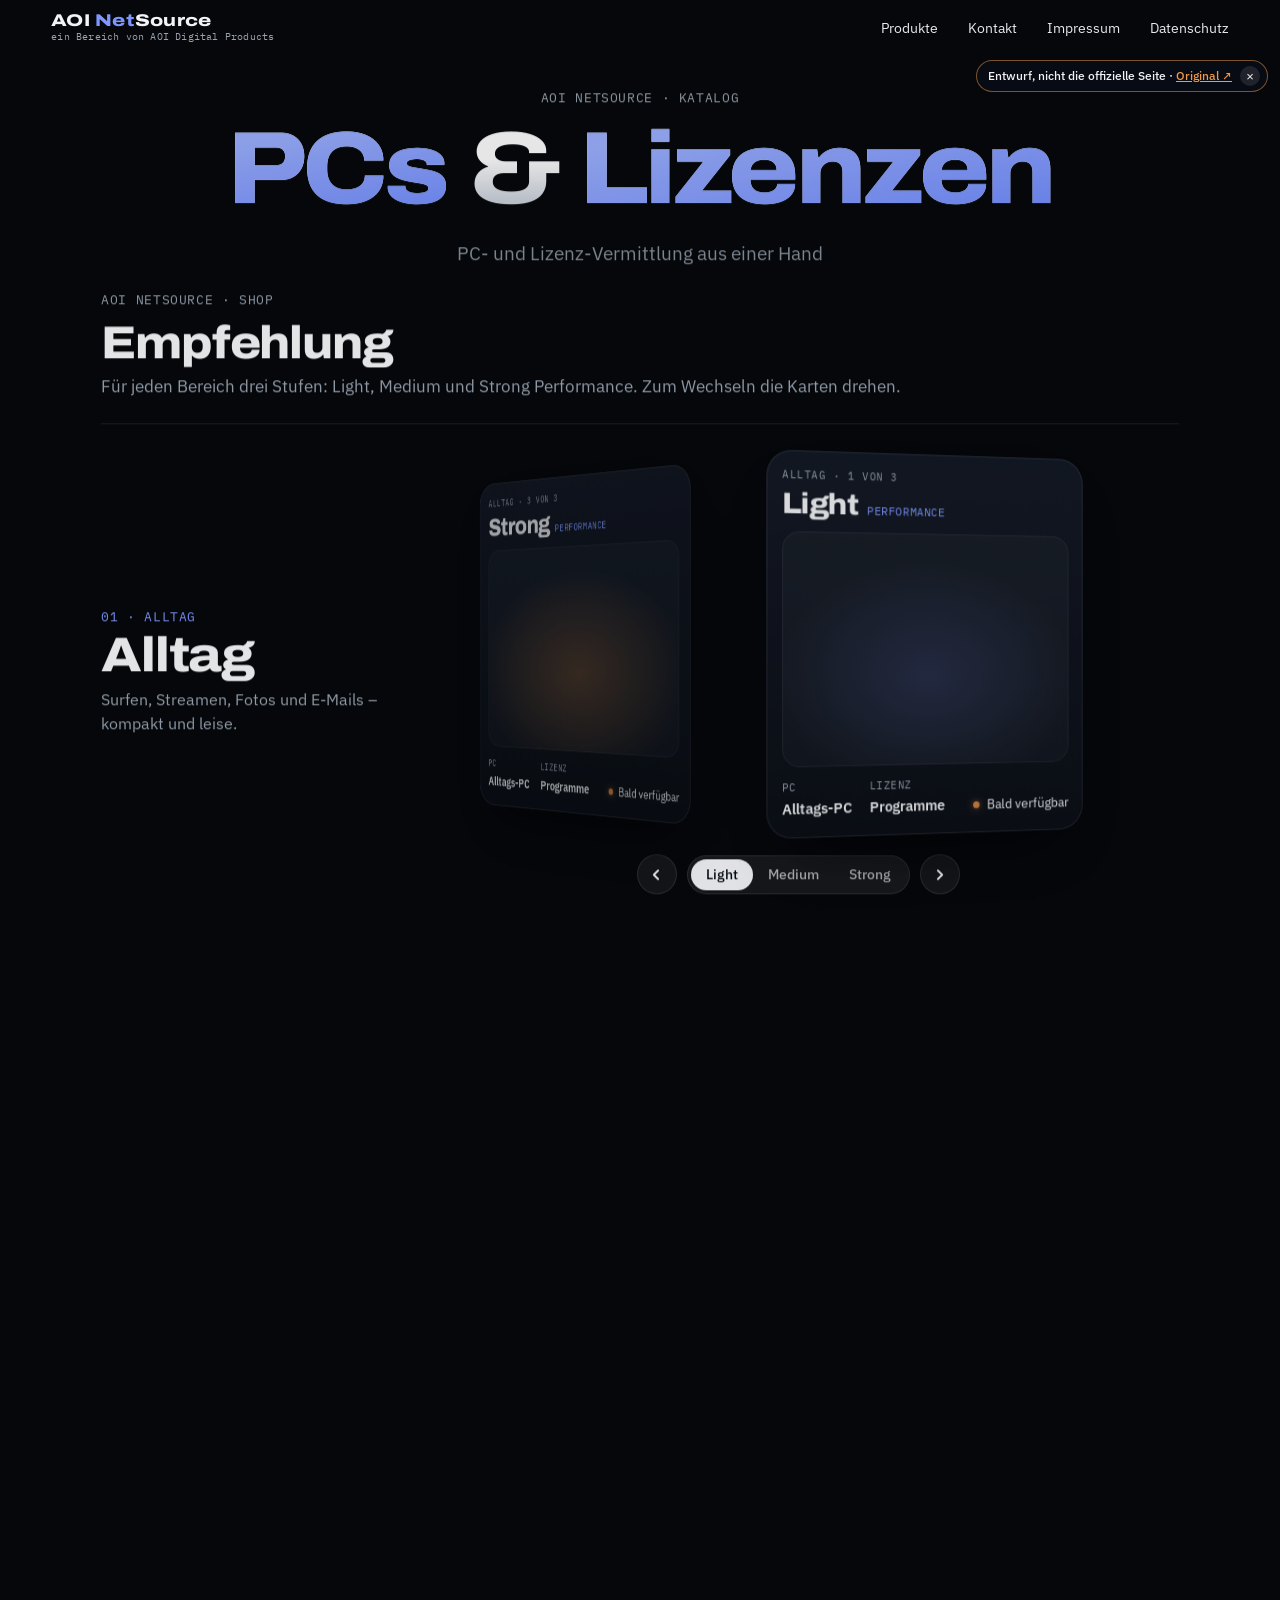
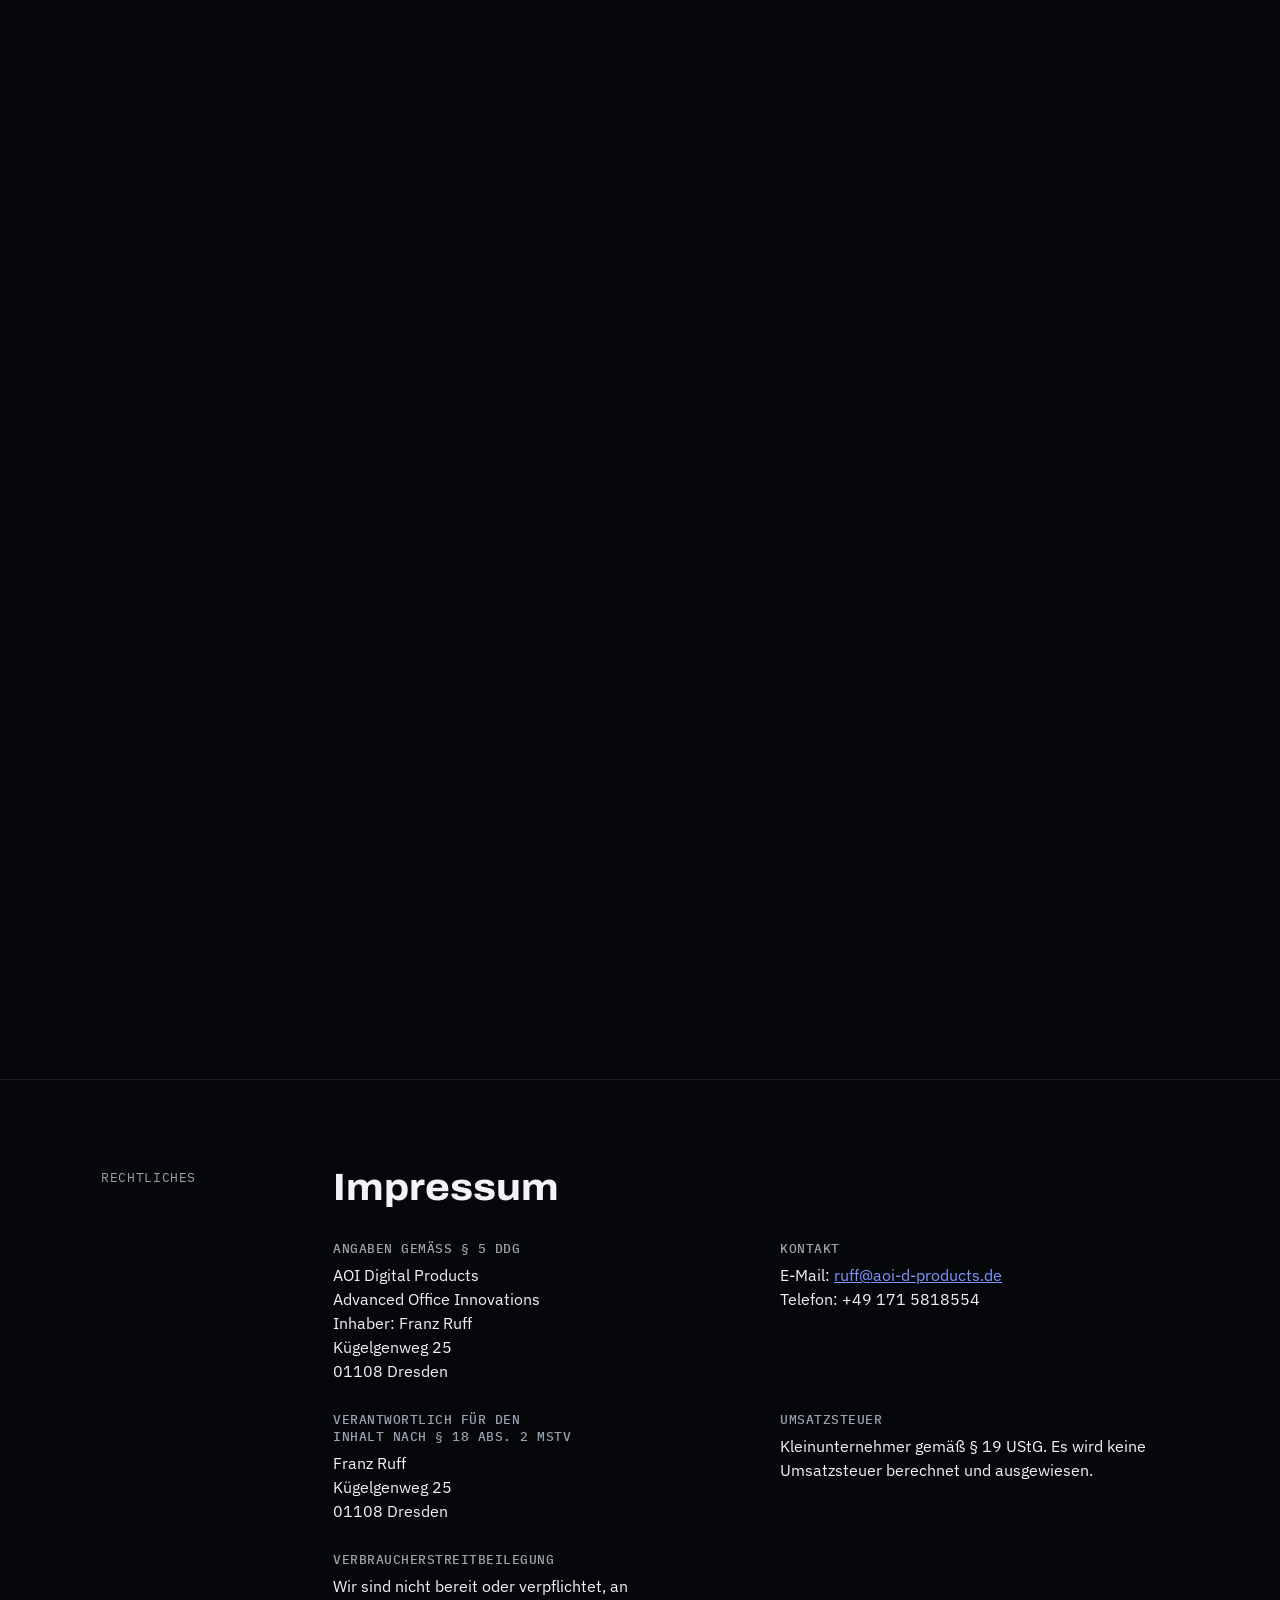
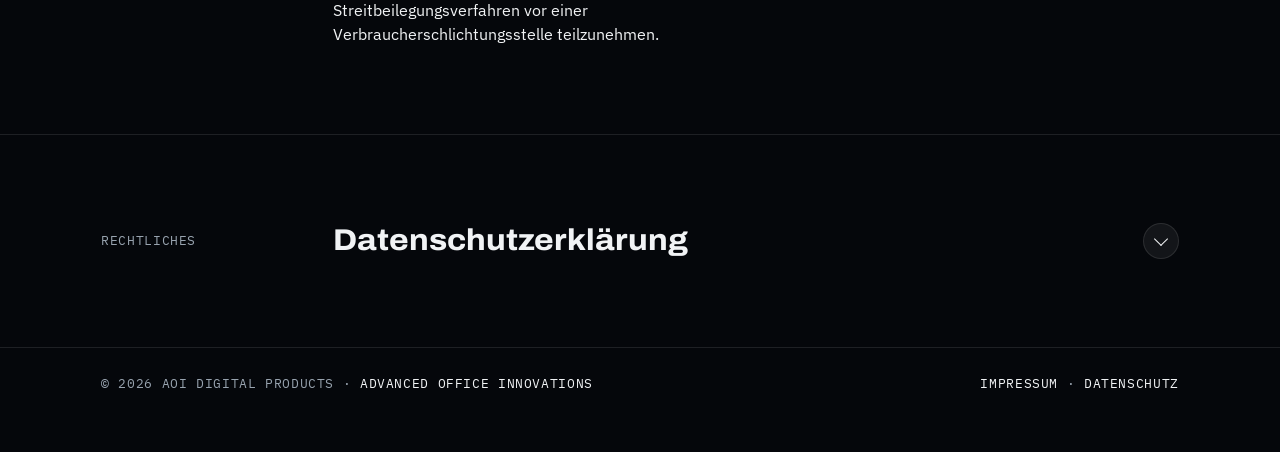
<file: index.html>
<!doctype html>
<html lang="de">
<head>
<meta charset="utf-8">
<meta name="robots" content="noindex">
<title>AOI Entwurf</title>
<meta http-equiv="refresh" content="0;url=aoi-netsource/">
</head>
<body style="background:#05070b;color:#f1f3f5;font-family:system-ui,sans-serif">
<p><a href="aoi-netsource/" style="color:#7d97ff">Zum Entwurf von AOI NetSource</a></p>
</body>
</html>
</file>
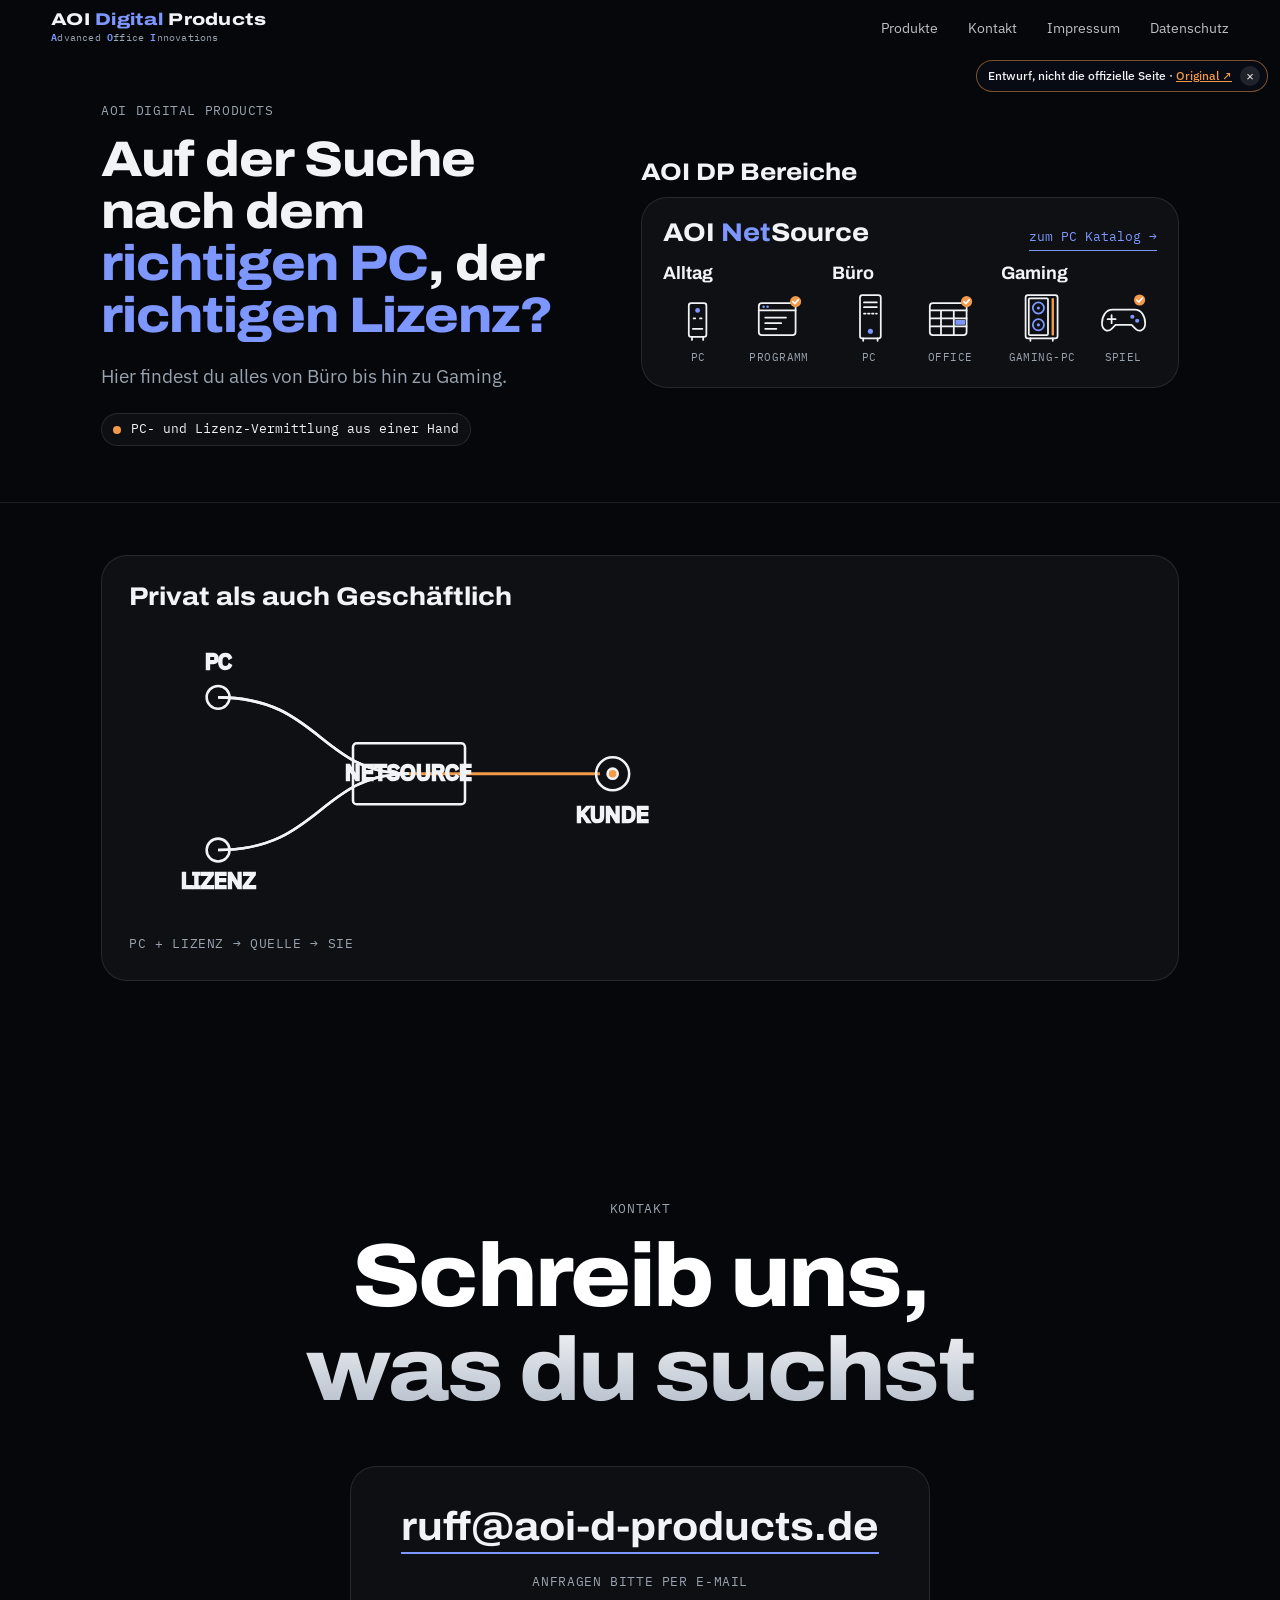
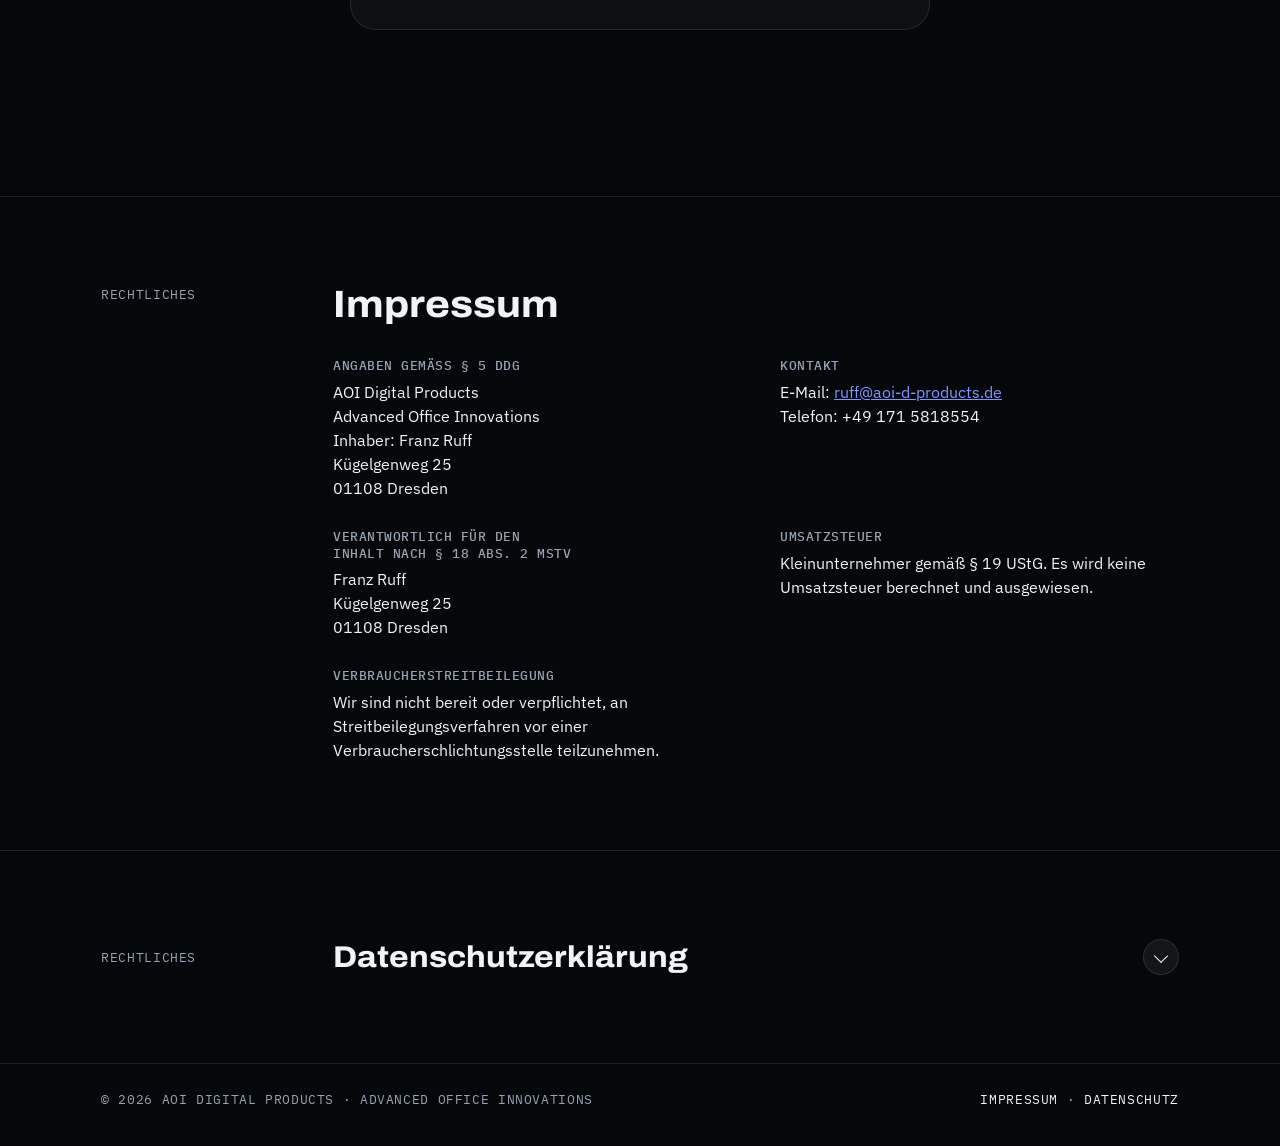
<file: aoi-digital-products/index.html>
<!doctype html>
<html lang="de">
<head>
<meta charset="utf-8">
<meta name="viewport" content="width=device-width, initial-scale=1, viewport-fit=cover">
<title>AOI Digital Products – PC- und Lizenz-Vermittlung aus einer Hand</title>
<meta name="description" content="AOI Digital Products – PC- und Lizenz-Vermittlung aus einer Hand, privat und geschäftlich. Alles von Büro bis hin zu Gaming.">
<meta name="theme-color" content="#05070b">
<link rel="icon" href="data:image/svg+xml,%3Csvg xmlns='http://www.w3.org/2000/svg' viewBox='0 0 64 64'%3E%3Crect width='64' height='64' rx='14' fill='%2305070b'/%3E%3Crect x='21' y='12' width='22' height='40' rx='4' fill='none' stroke='%23f1f3f5' stroke-width='3'/%3E%3Ccircle cx='32' cy='22' r='3.4' fill='%237d97ff'/%3E%3C/svg%3E">
<link rel="preconnect" href="https://fonts.googleapis.com">
<link rel="preconnect" href="https://fonts.gstatic.com" crossorigin>
<link href="https://fonts.googleapis.com/css2?family=Archivo:wdth,wght@62..125,400..800&family=IBM+Plex+Mono:wght@400;500&family=IBM+Plex+Sans:wght@400;500;600&display=swap" rel="stylesheet">
<script>document.documentElement.classList.add('js')</script>
<link rel="stylesheet" href="assets/site.css">
<!-- three.js liegt bewusst im eigenen Ordner: So fließen keine Daten an einen weiteren Anbieter, und die Datenschutzerklärung bleibt richtig. -->
<script type="importmap">{"imports":{"three":"./assets/vendor/three.module.min.js"}}</script>
<meta name="robots" content="noindex">
</head>
<body>
<a class="skip" href="#kontakt">Zum Kontakt springen</a>

<header class="nav top">
  <a class="brand" href="#start" aria-label="AOI Digital Products, zum Seitenanfang">
    <b>AOI <span>Digital</span> Products</b>
    <small><b>A</b>dvanced <b>O</b>ffice <b>I</b>nnovations</small>
  </a>
  <nav aria-label="Hauptnavigation">
    <ul>
      <li><a href="#produkte">Produkte</a></li>
      <li><a href="#kontakt">Kontakt</a></li>
      <li><a href="#impressum">Impressum</a></li>
      <li><a href="#datenschutz">Datenschutz</a></li>
    </ul>
  </nav>
  <button class="burger" type="button" aria-label="Menü" aria-expanded="false"><i></i><i></i></button>
</header>

<main id="start">
  <div class="dp-hero">
    <div class="wrap">
      <div class="load">
        <p class="mono">AOI Digital Products</p>
        <h1 class="q">Auf der Suche nach dem <em>richtigen PC</em>, der <em>richtigen Lizenz?</em></h1>
        <p class="lede">Hier findest du alles von Büro bis hin zu Gaming.</p>
        <p class="pill"><i aria-hidden="true"></i>PC- und Lizenz-Vermittlung aus einer Hand</p>
      </div>

      <div class="areas">
        <p class="areas-label">AOI DP Bereiche</p>
      <div class="products" id="produkte" aria-labelledby="h-produkte">
        <div class="products-head"><h2 id="h-produkte" class="d-head">AOI <span style="color:var(--accent)">Net</span>Source</h2><a class="catalog" href="../aoi-netsource/">zum PC Katalog <span aria-hidden="true">→</span></a></div>
        <div class="sparten">
          <div class="sparte"><h3>Alltag</h3><div class="pair"><figure class="ico"><svg viewBox="0 0 64 64" aria-hidden="true"><rect x="21" y="14" width="22" height="42" rx="3"/><circle class="fill" cx="32" cy="23" r="3"/><path d="M27 33 H29 M35 33 H37 M26 46 H38"/><path d="M25 56 V60 M39 56 V60"/></svg><figcaption>PC</figcaption></figure><figure class="ico"><svg viewBox="0 0 64 64" aria-hidden="true"><rect x="6" y="14" width="46" height="40" rx="4"/><path d="M6 23 H52"/><circle class="fill" cx="12" cy="18.5" r="1.6"/><circle class="fill" cx="17" cy="18.5" r="1.6"/><path d="M14 32 H40 M14 39 H34 M14 46 H28"/><g class="badge"><circle cx="52" cy="12" r="7"/><path d="M48.5 12 L51 14.5 L55.5 9.5"/></g></svg><figcaption>Programm</figcaption></figure></div></div>
          <div class="sparte"><h3>Büro</h3><div class="pair"><figure class="ico"><svg viewBox="0 0 64 64" aria-hidden="true"><rect x="20" y="4" width="26" height="54" rx="3"/><path d="M25 13 H41 M25 19 H41"/><path d="M25 27 H41" style="stroke-dasharray:2 3"/><circle class="fill" cx="33" cy="49" r="3.2"/><path d="M24 58 V61 M42 58 V61"/></svg><figcaption>PC</figcaption></figure><figure class="ico"><svg viewBox="0 0 64 64" aria-hidden="true"><rect x="6" y="14" width="46" height="40" rx="4"/><path d="M6 23 H52 M20 23 V54 M36 23 V54 M6 33 H52 M6 43 H52"/><rect class="fill" x="38" y="35" width="12" height="6"/><g class="badge"><circle cx="52" cy="12" r="7"/><path d="M48.5 12 L51 14.5 L55.5 9.5"/></g></svg><figcaption>Office</figcaption></figure></div></div>
          <div class="sparte"><h3>Gaming</h3><div class="pair"><figure class="ico"><svg viewBox="0 0 64 64" aria-hidden="true"><rect x="12" y="4" width="40" height="54" rx="3"/><rect x="16" y="8" width="24" height="46" rx="1.5"/><circle class="accent" cx="28" cy="20" r="7"/><circle class="accent" cx="28" cy="41" r="7"/><circle class="fill" cx="28" cy="20" r="2"/><circle class="fill" cx="28" cy="41" r="2"/><path class="rgb" d="M46 9 V53"/><path d="M18 58 V61 M46 58 V61"/></svg><figcaption>Gaming-PC</figcaption></figure><figure class="ico"><svg viewBox="0 0 64 64" aria-hidden="true"><path d="M18 22 H46 C54 22 59 30 59 39 C59 47 52 51 47 46 L42 41 H22 L17 46 C12 51 5 47 5 39 C5 30 10 22 18 22 Z"/><path d="M17 29 V39 M12 34 H22"/><circle class="fill" cx="43" cy="31" r="2.6"/><circle class="fill" cx="49" cy="36" r="2.6"/><g class="badge"><circle cx="52" cy="10" r="7"/><path d="M48.5 10 L51 12.5 L55.5 7.5"/></g></svg><figcaption>Spiel</figcaption></figure></div></div>
        </div>
      </div>
      </div>
    </div>
  </div>

  <section class="netz" id="netzwerk" aria-label="So funktioniert die Vermittlung">
    <div class="wrap">
      <figure class="diagram">
        <p class="d-head">Privat als auch Geschäftlich</p>
        <div class="net-view">
          <svg viewBox="0 0 440 240" role="img" aria-labelledby="dgTitle">
          <title id="dgTitle">Schema: PC und Lizenz werden über AOI NetSource an den Kunden vermittelt, privat als auch geschäftlich</title>
          <path class="d-line" d="M70 60 C150 60 150 120 220 120"/>
          <path class="d-line" d="M70 180 C150 180 150 120 220 120"/>
          <path class="d-flow" d="M70 60 C150 60 150 120 220 120"/>
          <path class="d-flow" d="M70 180 C150 180 150 120 220 120" style="animation-delay:-1.2s"/>
          <path class="d-line" d="M220 120 L370 120" style="stroke:var(--signal);stroke-width:2.5"/>

          <circle class="d-node" cx="70" cy="60" r="9"/>
          <circle class="d-node" cx="70" cy="180" r="9"/>
          <text class="d-label strong" x="70" y="38" text-anchor="middle">PC</text>
          <text class="d-label strong" x="70" y="210" text-anchor="middle">LIZENZ</text>

          <rect class="d-src" x="176" y="96" width="88" height="48" rx="3"/>
          <text class="d-src-label" x="220" y="125" text-anchor="middle">NETSOURCE</text>

          <circle class="d-client" cx="380" cy="120" r="13"/>
          <circle cx="380" cy="120" r="4" style="fill:var(--signal)"/>
          <text class="d-label strong" x="380" y="158" text-anchor="middle">KUNDE</text>
        </svg>
          <span class="tag" data-t="pc" aria-hidden="true">PC</span>
          <span class="tag" data-t="lic" aria-hidden="true">Lizenz</span>
          <span class="tag o" data-t="du" aria-hidden="true">Kunde</span>
        </div>
        <figcaption class="mono">PC + Lizenz → Quelle → Sie</figcaption>
      </figure>
    </div>
  </section>

  <section class="sec contact" id="kontakt" aria-labelledby="h-kontakt">
    <div class="wrap">
      <p class="mono" data-rv>Kontakt</p>
      <h2 class="sec-h" id="h-kontakt" data-rv style="margin-top:12px">Schreib uns, was du suchst</h2>
      <div data-rv>
        <div class="mailcard">
          <a class="mail" href="mailto:ruff@aoi-d-products.de">ruff@aoi-d-products.de</a>
          <p class="mono">Anfragen bitte per E-Mail</p>
        </div>
      </div>
    </div>
  </section>

  <div class="legalwrap">
    <section class="legal-sec" id="impressum" aria-labelledby="h-impressum">
      <div class="wrap">
        <div class="legal-h">
          <p class="mono">Rechtliches</p>
          <div><h2 id="h-impressum">Impressum</h2></div>
        </div>
        <div class="legal">
          <div>
            <h3>Angaben gemäß § 5 DDG</h3>
            <p>AOI Digital Products<br>Advanced Office Innovations<br>Inhaber: Franz Ruff<br>Kügelgenweg 25<br>01108 Dresden</p>
          </div>
          <div>
            <h3>Kontakt</h3>
            <p>E-Mail: <a href="mailto:ruff@aoi-d-products.de">ruff@aoi-d-products.de</a><br>Telefon: +49 171 5818554</p>
          </div>
          <div>
            <h3>Verantwortlich für den Inhalt nach § 18 Abs. 2 MStV</h3>
            <p>Franz Ruff<br>Kügelgenweg 25<br>01108 Dresden</p>
          </div>
          <div>
            <h3>Umsatzsteuer</h3>
            <p>Kleinunternehmer gemäß § 19 UStG. Es wird keine Umsatzsteuer berechnet und ausgewiesen.</p>
          </div>
          <div>
            <h3>Verbraucherstreitbeilegung</h3>
            <p>Wir sind nicht bereit oder verpflichtet, an Streitbeilegungsverfahren vor einer Verbraucherschlichtungsstelle teilzunehmen.</p>
          </div>
        </div>
      </div>
    </section>

    <section class="legal-sec" id="datenschutz" aria-labelledby="h-datenschutz">
      <div class="wrap">
        <details class="ds" id="ds-details">
          <summary>
            <span class="mono">Rechtliches</span>
            <h2 id="h-datenschutz">Datenschutzerklärung</h2>
            <span class="ds-toggle" aria-hidden="true"></span>
          </summary>
          <div class="ds-body">
            <h3>1. Verantwortlicher</h3>
            <p>Verantwortlich für die Datenverarbeitung auf dieser Website ist:<br>AOI Digital Products, Inhaber Franz Ruff, Kügelgenweg 25, 01108 Dresden<br>E-Mail: <a href="mailto:ruff@aoi-d-products.de">ruff@aoi-d-products.de</a> · Telefon: +49 171 5818554</p>
            <h3>2. Hosting und Server-Logfiles</h3>
            <p>Diese Website wird bei Netlify gehostet, einem Dienst der Netlify, Inc., 101 2nd Street, San Francisco, CA 94105, USA. Beim Aufruf der Seiten werden technisch notwendige Daten automatisch in Server-Logfiles erfasst: IP-Adresse, Datum und Uhrzeit des Zugriffs, aufgerufene Seite, Browsertyp und Betriebssystem sowie die zuvor besuchte Seite (Referrer). Diese Daten dienen ausschließlich dem sicheren und stabilen Betrieb der Website und werden nicht mit anderen Daten zusammengeführt. Rechtsgrundlage ist Art. 6 Abs. 1 lit. f DSGVO (berechtigtes Interesse am fehlerfreien Betrieb).</p>
            <p>Dabei können Daten in die USA übermittelt werden. Netlify ist nach dem EU-U.S. Data Privacy Framework zertifiziert; die Übermittlung stützt sich auf den Angemessenheitsbeschluss der EU-Kommission (Art. 45 DSGVO). Weitere Informationen: <a href="https://www.netlify.com/privacy/">netlify.com/privacy</a></p>
            <h3>3. Kontakt per E-Mail oder Telefon</h3>
            <p>Wenn Sie uns per E-Mail oder Telefon kontaktieren, verarbeiten wir Ihre Angaben (z. B. Name, E-Mail-Adresse, Telefonnummer, Inhalt der Anfrage), um Ihre Anfrage zu bearbeiten. Rechtsgrundlage ist Art. 6 Abs. 1 lit. b DSGVO, sofern Ihre Anfrage mit einem Vertrag oder dessen Anbahnung zusammenhängt, ansonsten Art. 6 Abs. 1 lit. f DSGVO. Die Daten werden gelöscht, sobald sie für die Bearbeitung nicht mehr erforderlich sind und keine gesetzlichen Aufbewahrungspflichten entgegenstehen.</p>
            <h3>4. Weitergabe bei Vermittlung</h3>
            <p>Kommt es auf Ihren Wunsch zur Vermittlung an einen Anbieter, geben wir die dafür erforderlichen Angaben an diesen Anbieter weiter. Rechtsgrundlage ist Art. 6 Abs. 1 lit. b DSGVO. Eine Weitergabe erfolgt nur mit Ihrem Wissen.</p>
            <h3>5. Schriftarten (Google Fonts)</h3>
            <p>Diese Website nutzt Schriftarten des Dienstes Google Fonts der Google Ireland Limited, Gordon House, Barrow Street, Dublin 4, Irland. Beim Aufruf der Seite lädt Ihr Browser die Schriftarten von Servern von Google; dabei wird Ihre IP-Adresse an Google übermittelt. Rechtsgrundlage ist Art. 6 Abs. 1 lit. f DSGVO (einheitliche Darstellung). Weitere Informationen: <a href="https://policies.google.com/privacy">policies.google.com/privacy</a></p>
            <h3>6. Cookies und Tracking</h3>
            <p>Diese Website setzt keine Cookies und verwendet keine Analyse- oder Tracking-Dienste.</p>
            <h3>7. Ihre Rechte</h3>
            <p>Sie haben das Recht auf Auskunft (Art. 15 DSGVO), Berichtigung (Art. 16), Löschung (Art. 17), Einschränkung der Verarbeitung (Art. 18), Datenübertragbarkeit (Art. 20) sowie das Recht, einer Verarbeitung auf Grundlage von Art. 6 Abs. 1 lit. f DSGVO zu widersprechen (Art. 21). Eine formlose Nachricht an die oben genannte E-Mail-Adresse genügt.</p>
            <p>Außerdem können Sie sich bei einer Datenschutz-Aufsichtsbehörde beschweren, zum Beispiel bei der Sächsischen Datenschutz- und Transparenzbeauftragten, Devrientstraße 5, 01067 Dresden.</p>
            <h3>8. Stand</h3>
            <p>Oktober 2026</p>
          </div>
        </details>
      </div>
    </section>
  </div>
</main>

<footer>
  <div class="wrap">
    <p class="mono">© 2026 AOI Digital Products · Advanced Office Innovations</p>
    <p class="mono"><a href="#impressum">Impressum</a> · <a href="#datenschutz">Datenschutz</a></p>
  </div>
</footer>

<script type="module">
import './assets/site.js';
// Falls 3D nicht lädt (kein Netz, kein WebGL), zeigt die Seite ihre flachen Icons
import('./assets/digital.js').catch(() => document.documentElement.classList.add('static'));
</script>
<!-- Entwurfs-Hinweis, nur in der Vorschau -->
<div id="entwurf" style="position:fixed;top:60px;right:12px;z-index:60;display:flex;align-items:center;gap:8px;padding:6px 8px 6px 12px;border-radius:999px;background:rgba(10,14,22,.78);-webkit-backdrop-filter:blur(14px);backdrop-filter:blur(14px);box-shadow:inset 0 0 0 1px rgba(242,153,74,.5);font:500 12px/1.2 'IBM Plex Sans',system-ui,sans-serif;color:#f1f3f5">
  <span>Entwurf, nicht die offizielle Seite · <a href="https://aoi-digital-products.com/" style="color:#f2994a">Original ↗</a></span>
  <button type="button" aria-label="Hinweis schließen" onclick="this.parentNode.remove()" style="width:20px;height:20px;border:0;border-radius:50%;background:rgba(255,255,255,.1);color:inherit;font-size:13px;line-height:1;cursor:pointer">×</button>
</div>
</body>
</html>
</file>
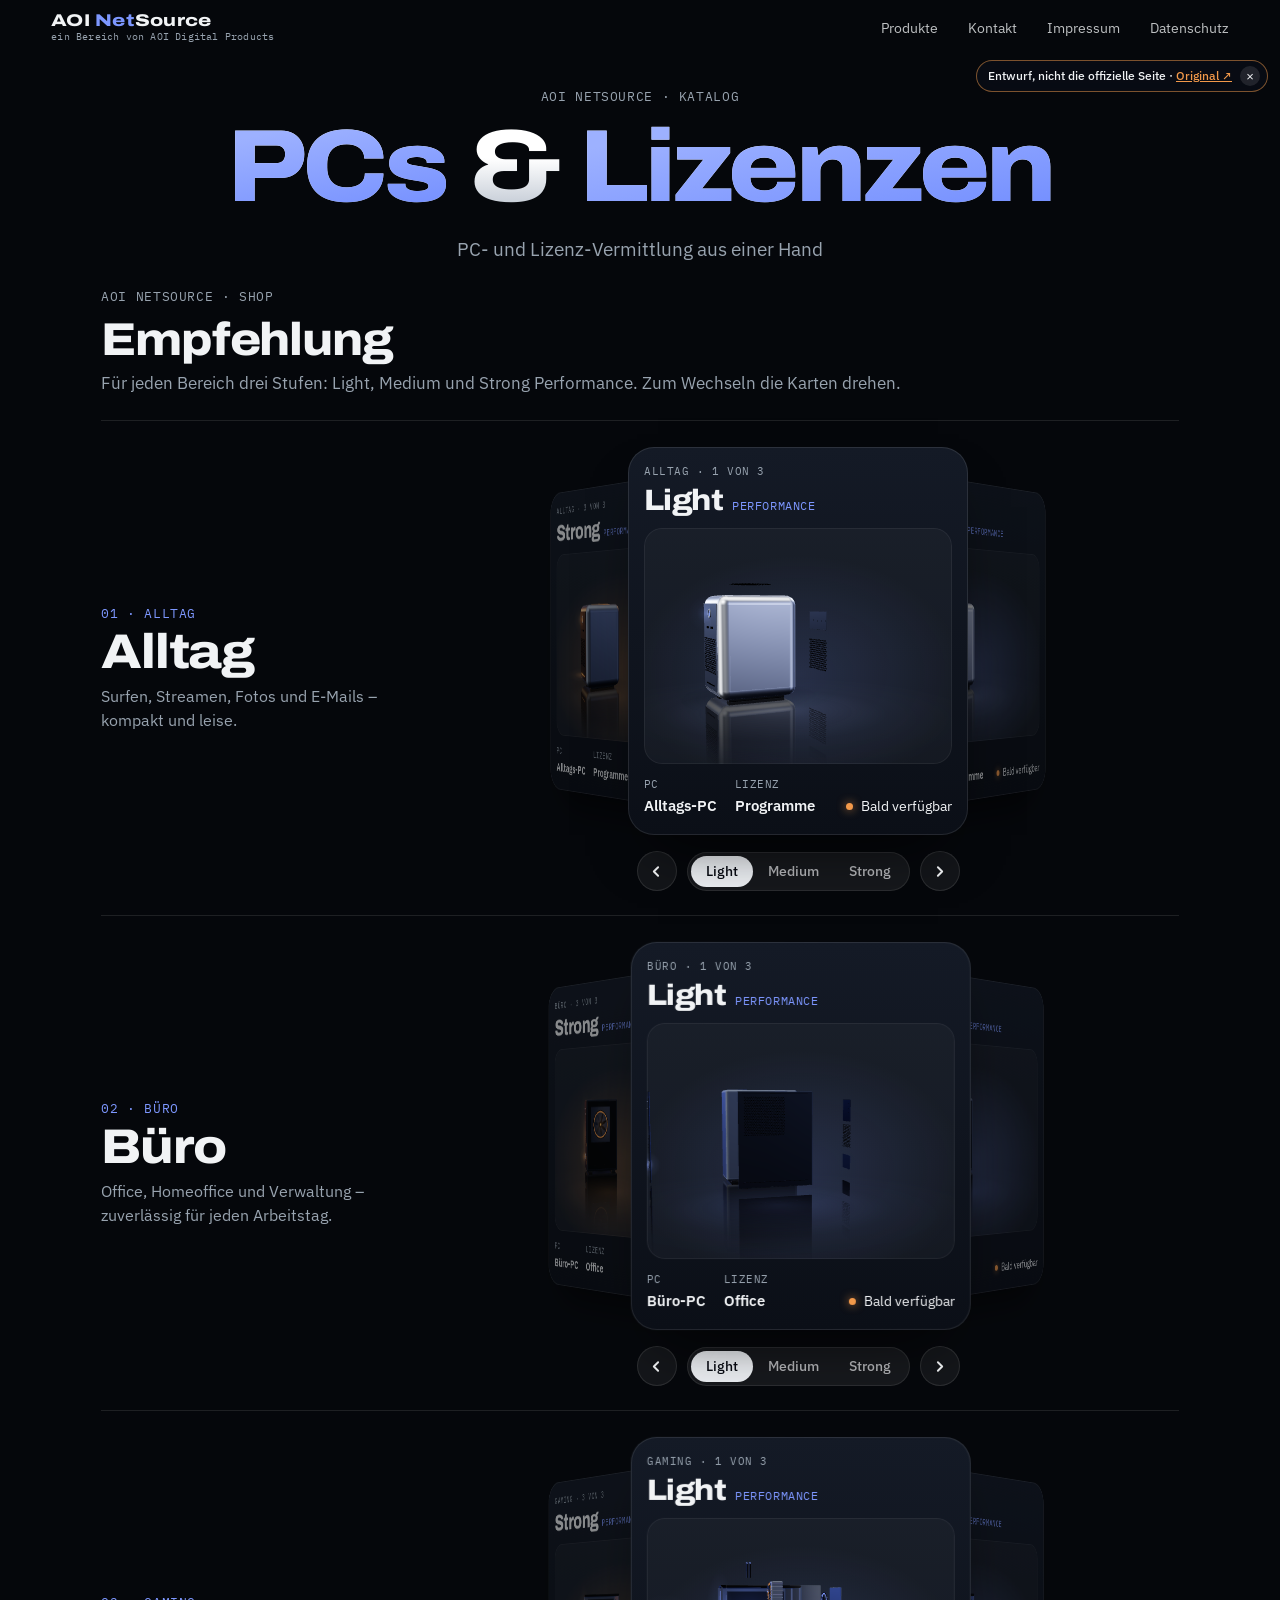
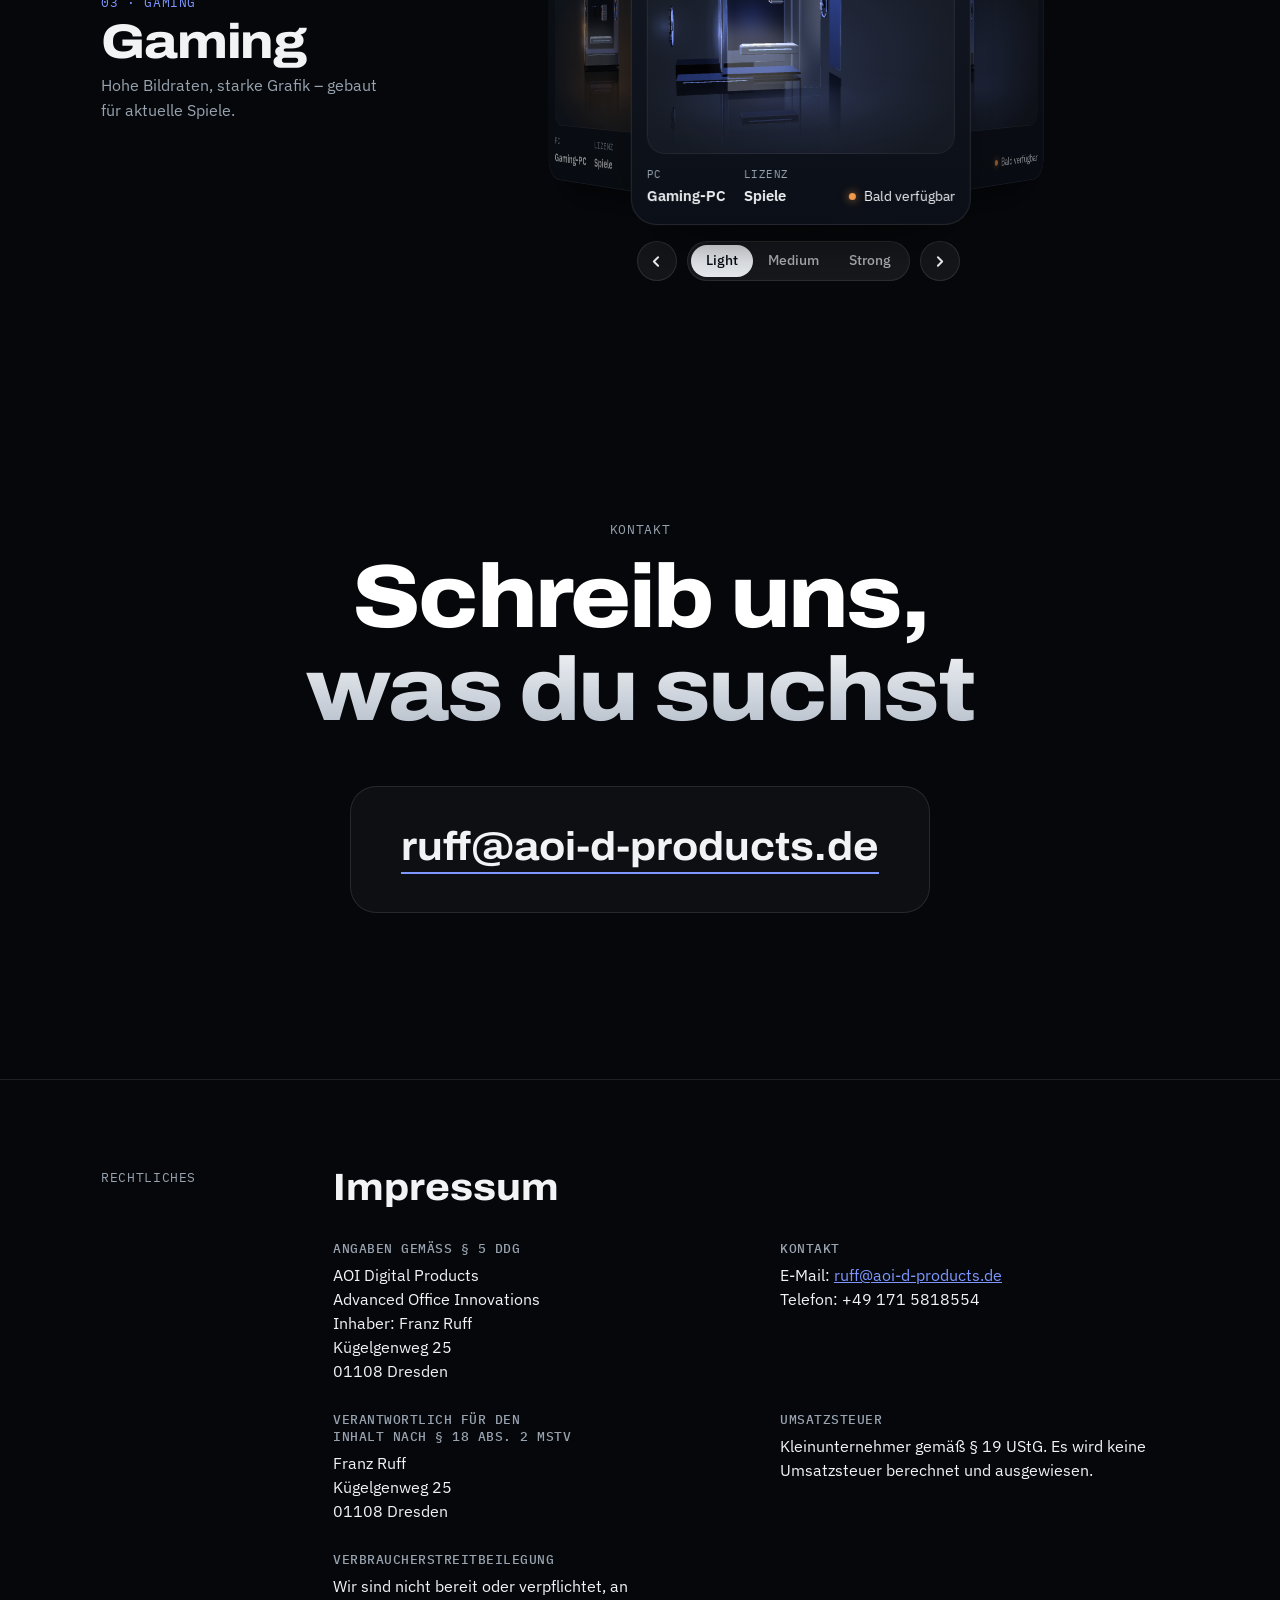
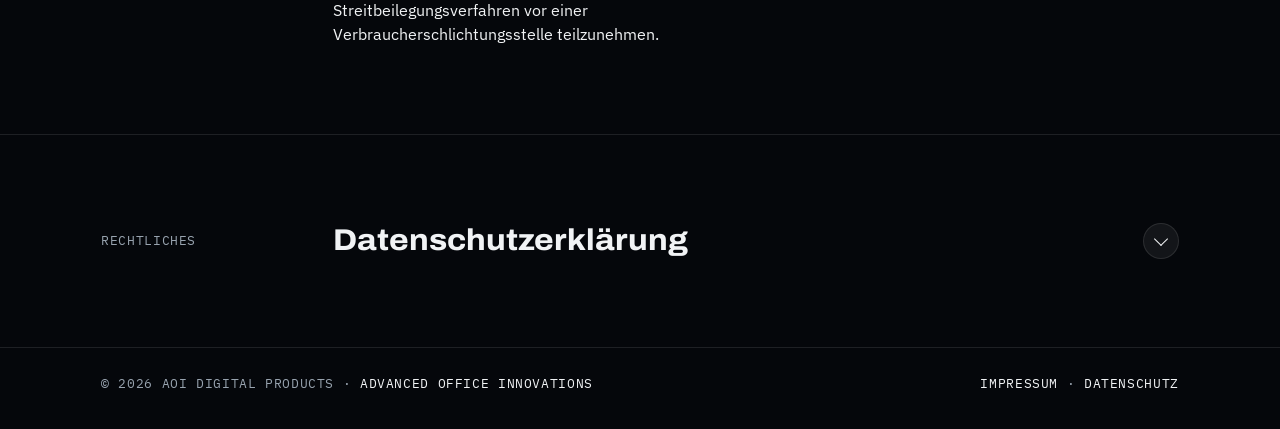
<file: aoi-netsource/index.html>
<!doctype html>
<html lang="de">
<head>
<meta charset="utf-8">
<meta name="viewport" content="width=device-width, initial-scale=1, viewport-fit=cover">
<title>PCs &amp; Lizenzen – AOI NetSource Katalog</title>
<meta name="description" content="AOI NetSource Katalog – PCs und Lizenzen für Alltag, Büro und Gaming. Ein Bereich von AOI Digital Products.">
<meta name="theme-color" content="#05070b">
<link rel="icon" href="data:image/svg+xml,%3Csvg xmlns='http://www.w3.org/2000/svg' viewBox='0 0 64 64'%3E%3Crect width='64' height='64' rx='14' fill='%2305070b'/%3E%3Crect x='21' y='12' width='22' height='40' rx='4' fill='none' stroke='%23f1f3f5' stroke-width='3'/%3E%3Ccircle cx='32' cy='22' r='3.4' fill='%237d97ff'/%3E%3C/svg%3E">
<link rel="preconnect" href="https://fonts.googleapis.com">
<link rel="preconnect" href="https://fonts.gstatic.com" crossorigin>
<link href="https://fonts.googleapis.com/css2?family=Archivo:wdth,wght@62..125,400..800&family=IBM+Plex+Mono:wght@400;500&family=IBM+Plex+Sans:wght@400;500;600&display=swap" rel="stylesheet">
<script>document.documentElement.classList.add('js')</script>
<link rel="stylesheet" href="assets/site.css">
<!-- three.js liegt bewusst im eigenen Ordner: So fließen keine Daten an einen weiteren Anbieter, und die Datenschutzerklärung bleibt richtig. -->
<script type="importmap">{"imports":{"three":"./assets/vendor/three.module.min.js"}}</script>
<meta name="robots" content="noindex">
</head>
<body>
<a class="skip" href="#kontakt">Zum Kontakt springen</a>

<header class="nav top">
  <a class="brand" href="#start" aria-label="AOI NetSource, zum Seitenanfang">
    <b>AOI <span>Net</span>Source</b>
    <small>ein Bereich von AOI Digital Products</small>
  </a>
  <nav aria-label="Hauptnavigation">
    <ul>
      <li><a href="#empfehlung">Produkte</a></li>
      <li><a href="#kontakt">Kontakt</a></li>
      <li><a href="#impressum">Impressum</a></li>
      <li><a href="#datenschutz">Datenschutz</a></li>
    </ul>
  </nav>
  <button class="burger" type="button" aria-label="Menü" aria-expanded="false"><i></i><i></i></button>
</header>

<main id="start">
  <section id="produkte" aria-label="AOI NetSource Katalog">
    <div class="hero-copy load">
      <p class="mono kicker">AOI NetSource · Katalog</p>
      <h1><em>PCs</em> &amp; <em>Lizenzen</em></h1>
      <p class="slogan">PC- und Lizenz-Vermittlung aus einer Hand</p>
    </div>
  </section>

  <section class="sec shop" id="empfehlung" aria-labelledby="h-empf">
    <div class="wrap">
      <p class="mono" data-rv>AOI NetSource · Shop</p>
      <h2 class="sec-h" id="h-empf" data-rv style="margin-top:10px">Empfehlung</h2>
      <p class="shop-sub" data-rv>Für jeden Bereich drei Stufen: Light, Medium und Strong Performance. Zum Wechseln die Karten drehen.</p>

      <div class="cat" id="alltag" data-rv>
        <div class="cat-h">
          <p class="port">01 · Alltag</p>
          <h3>Alltag</h3>
          <p class="cat-sub">Surfen, Streamen, Fotos und E-Mails – kompakt und leise.</p>
        </div>
        <div class="spin" data-spin>
          <div class="spin-stage" tabindex="0" aria-roledescription="Karussell" aria-label="Alltag: Light, Medium und Strong Performance. Wischen oder Pfeiltasten zum Drehen.">
          <article class="pc-card t1" aria-label="Alltag – Light Performance">
            <p class="pc-kick">Alltag · 1 von 3</p>
            <p class="pc-tier"><b>Light</b><span>Performance</span></p>
            <div class="pc-art" aria-hidden="true">
              <div class="pc-bolts"><svg viewBox="0 0 24 24" aria-hidden="true"><path d="M13.2 1.8 4.6 13.4h6.1l-1.3 8.8 8.9-12.1h-6.3z"/></svg></div>
              <div class="pc-icons"><svg viewBox="0 0 64 64"><rect x="21" y="14" width="22" height="42" rx="3"/><circle class="fill" cx="32" cy="23" r="3"/><path d="M27 33 H29 M35 33 H37 M26 46 H38"/><path d="M25 56 V60 M39 56 V60"/></svg><svg viewBox="0 0 64 64"><rect x="6" y="14" width="46" height="40" rx="4"/><path d="M6 23 H52"/><circle class="fill" cx="12" cy="18.5" r="1.6"/><circle class="fill" cx="17" cy="18.5" r="1.6"/><path d="M14 32 H40 M14 39 H34 M14 46 H28"/><g class="badge"><circle cx="52" cy="12" r="7"/><path d="M48.5 12 L51 14.5 L55.5 9.5"/></g></svg></div>
            </div>
            <dl class="spec"><div><dt>PC</dt><dd>Alltags-PC</dd></div><div><dt>Lizenz</dt><dd>Programme</dd></div></dl>
            <span class="soon"><i aria-hidden="true"></i>Bald verfügbar</span>
          </article>
          <article class="pc-card t2" aria-label="Alltag – Medium Performance">
            <p class="pc-kick">Alltag · 2 von 3</p>
            <p class="pc-tier"><b>Medium</b><span>Performance</span></p>
            <div class="pc-art" aria-hidden="true">
              <div class="pc-bolts"><svg viewBox="0 0 24 24" aria-hidden="true"><path d="M13.2 1.8 4.6 13.4h6.1l-1.3 8.8 8.9-12.1h-6.3z"/></svg><svg viewBox="0 0 24 24" aria-hidden="true"><path d="M13.2 1.8 4.6 13.4h6.1l-1.3 8.8 8.9-12.1h-6.3z"/></svg></div>
              <div class="pc-icons"><svg viewBox="0 0 64 64"><rect x="21" y="14" width="22" height="42" rx="3"/><circle class="fill" cx="32" cy="23" r="3"/><path d="M27 33 H29 M35 33 H37 M26 46 H38"/><path d="M25 56 V60 M39 56 V60"/></svg><svg viewBox="0 0 64 64"><rect x="6" y="14" width="46" height="40" rx="4"/><path d="M6 23 H52"/><circle class="fill" cx="12" cy="18.5" r="1.6"/><circle class="fill" cx="17" cy="18.5" r="1.6"/><path d="M14 32 H40 M14 39 H34 M14 46 H28"/><g class="badge"><circle cx="52" cy="12" r="7"/><path d="M48.5 12 L51 14.5 L55.5 9.5"/></g></svg></div>
            </div>
            <dl class="spec"><div><dt>PC</dt><dd>Alltags-PC</dd></div><div><dt>Lizenz</dt><dd>Programme</dd></div></dl>
            <span class="soon"><i aria-hidden="true"></i>Bald verfügbar</span>
          </article>
          <article class="pc-card t3" aria-label="Alltag – Strong Performance">
            <p class="pc-kick">Alltag · 3 von 3</p>
            <p class="pc-tier"><b>Strong</b><span>Performance</span></p>
            <div class="pc-art" aria-hidden="true">
              <div class="pc-bolts"><svg viewBox="0 0 24 24" aria-hidden="true"><path d="M13.2 1.8 4.6 13.4h6.1l-1.3 8.8 8.9-12.1h-6.3z"/></svg><svg viewBox="0 0 24 24" aria-hidden="true"><path d="M13.2 1.8 4.6 13.4h6.1l-1.3 8.8 8.9-12.1h-6.3z"/></svg><svg viewBox="0 0 24 24" aria-hidden="true"><path d="M13.2 1.8 4.6 13.4h6.1l-1.3 8.8 8.9-12.1h-6.3z"/></svg></div>
              <div class="pc-icons"><svg viewBox="0 0 64 64"><rect x="21" y="14" width="22" height="42" rx="3"/><circle class="fill" cx="32" cy="23" r="3"/><path d="M27 33 H29 M35 33 H37 M26 46 H38"/><path d="M25 56 V60 M39 56 V60"/></svg><svg viewBox="0 0 64 64"><rect x="6" y="14" width="46" height="40" rx="4"/><path d="M6 23 H52"/><circle class="fill" cx="12" cy="18.5" r="1.6"/><circle class="fill" cx="17" cy="18.5" r="1.6"/><path d="M14 32 H40 M14 39 H34 M14 46 H28"/><g class="badge"><circle cx="52" cy="12" r="7"/><path d="M48.5 12 L51 14.5 L55.5 9.5"/></g></svg></div>
            </div>
            <dl class="spec"><div><dt>PC</dt><dd>Alltags-PC</dd></div><div><dt>Lizenz</dt><dd>Programme</dd></div></dl>
            <span class="soon"><i aria-hidden="true"></i>Bald verfügbar</span>
          </article>
          </div>
          <div class="spin-ctl">
            <button class="spin-arrow" type="button" data-step="-1" aria-label="Vorherige Stufe"><svg viewBox="0 0 14 14" fill="none" stroke="currentColor" stroke-width="1.8" stroke-linecap="round" stroke-linejoin="round" aria-hidden="true"><path d="M8.5 3 4.5 7l4 4"/></svg></button>
            <div class="spin-tabs" role="tablist" aria-label="Leistungsstufe"><button type="button" role="tab" aria-selected="true">Light</button><button type="button" role="tab" aria-selected="false">Medium</button><button type="button" role="tab" aria-selected="false">Strong</button></div>
            <button class="spin-arrow" type="button" data-step="1" aria-label="Nächste Stufe"><svg viewBox="0 0 14 14" fill="none" stroke="currentColor" stroke-width="1.8" stroke-linecap="round" stroke-linejoin="round" aria-hidden="true"><path d="M5.5 3l4 4-4 4"/></svg></button>
          </div>
        </div>
      </div>

      <div class="cat" id="buero" data-rv>
        <div class="cat-h">
          <p class="port">02 · Büro</p>
          <h3>Büro</h3>
          <p class="cat-sub">Office, Homeoffice und Verwaltung – zuverlässig für jeden Arbeitstag.</p>
        </div>
        <div class="spin" data-spin>
          <div class="spin-stage" tabindex="0" aria-roledescription="Karussell" aria-label="Büro: Light, Medium und Strong Performance. Wischen oder Pfeiltasten zum Drehen.">
          <article class="pc-card t1" aria-label="Büro – Light Performance">
            <p class="pc-kick">Büro · 1 von 3</p>
            <p class="pc-tier"><b>Light</b><span>Performance</span></p>
            <div class="pc-art" aria-hidden="true">
              <div class="pc-bolts"><svg viewBox="0 0 24 24" aria-hidden="true"><path d="M13.2 1.8 4.6 13.4h6.1l-1.3 8.8 8.9-12.1h-6.3z"/></svg></div>
              <div class="pc-icons"><svg viewBox="0 0 64 64"><rect x="20" y="4" width="26" height="54" rx="3"/><path d="M25 13 H41 M25 19 H41"/><path d="M25 27 H41" style="stroke-dasharray:2 3"/><circle class="fill" cx="33" cy="49" r="3.2"/><path d="M24 58 V61 M42 58 V61"/></svg><svg viewBox="0 0 64 64"><rect x="6" y="14" width="46" height="40" rx="4"/><path d="M6 23 H52 M20 23 V54 M36 23 V54 M6 33 H52 M6 43 H52"/><rect class="fill" x="38" y="35" width="12" height="6"/><g class="badge"><circle cx="52" cy="12" r="7"/><path d="M48.5 12 L51 14.5 L55.5 9.5"/></g></svg></div>
            </div>
            <dl class="spec"><div><dt>PC</dt><dd>Büro-PC</dd></div><div><dt>Lizenz</dt><dd>Office</dd></div></dl>
            <span class="soon"><i aria-hidden="true"></i>Bald verfügbar</span>
          </article>
          <article class="pc-card t2" aria-label="Büro – Medium Performance">
            <p class="pc-kick">Büro · 2 von 3</p>
            <p class="pc-tier"><b>Medium</b><span>Performance</span></p>
            <div class="pc-art" aria-hidden="true">
              <div class="pc-bolts"><svg viewBox="0 0 24 24" aria-hidden="true"><path d="M13.2 1.8 4.6 13.4h6.1l-1.3 8.8 8.9-12.1h-6.3z"/></svg><svg viewBox="0 0 24 24" aria-hidden="true"><path d="M13.2 1.8 4.6 13.4h6.1l-1.3 8.8 8.9-12.1h-6.3z"/></svg></div>
              <div class="pc-icons"><svg viewBox="0 0 64 64"><rect x="20" y="4" width="26" height="54" rx="3"/><path d="M25 13 H41 M25 19 H41"/><path d="M25 27 H41" style="stroke-dasharray:2 3"/><circle class="fill" cx="33" cy="49" r="3.2"/><path d="M24 58 V61 M42 58 V61"/></svg><svg viewBox="0 0 64 64"><rect x="6" y="14" width="46" height="40" rx="4"/><path d="M6 23 H52 M20 23 V54 M36 23 V54 M6 33 H52 M6 43 H52"/><rect class="fill" x="38" y="35" width="12" height="6"/><g class="badge"><circle cx="52" cy="12" r="7"/><path d="M48.5 12 L51 14.5 L55.5 9.5"/></g></svg></div>
            </div>
            <dl class="spec"><div><dt>PC</dt><dd>Büro-PC</dd></div><div><dt>Lizenz</dt><dd>Office</dd></div></dl>
            <span class="soon"><i aria-hidden="true"></i>Bald verfügbar</span>
          </article>
          <article class="pc-card t3" aria-label="Büro – Strong Performance">
            <p class="pc-kick">Büro · 3 von 3</p>
            <p class="pc-tier"><b>Strong</b><span>Performance</span></p>
            <div class="pc-art" aria-hidden="true">
              <div class="pc-bolts"><svg viewBox="0 0 24 24" aria-hidden="true"><path d="M13.2 1.8 4.6 13.4h6.1l-1.3 8.8 8.9-12.1h-6.3z"/></svg><svg viewBox="0 0 24 24" aria-hidden="true"><path d="M13.2 1.8 4.6 13.4h6.1l-1.3 8.8 8.9-12.1h-6.3z"/></svg><svg viewBox="0 0 24 24" aria-hidden="true"><path d="M13.2 1.8 4.6 13.4h6.1l-1.3 8.8 8.9-12.1h-6.3z"/></svg></div>
              <div class="pc-icons"><svg viewBox="0 0 64 64"><rect x="20" y="4" width="26" height="54" rx="3"/><path d="M25 13 H41 M25 19 H41"/><path d="M25 27 H41" style="stroke-dasharray:2 3"/><circle class="fill" cx="33" cy="49" r="3.2"/><path d="M24 58 V61 M42 58 V61"/></svg><svg viewBox="0 0 64 64"><rect x="6" y="14" width="46" height="40" rx="4"/><path d="M6 23 H52 M20 23 V54 M36 23 V54 M6 33 H52 M6 43 H52"/><rect class="fill" x="38" y="35" width="12" height="6"/><g class="badge"><circle cx="52" cy="12" r="7"/><path d="M48.5 12 L51 14.5 L55.5 9.5"/></g></svg></div>
            </div>
            <dl class="spec"><div><dt>PC</dt><dd>Büro-PC</dd></div><div><dt>Lizenz</dt><dd>Office</dd></div></dl>
            <span class="soon"><i aria-hidden="true"></i>Bald verfügbar</span>
          </article>
          </div>
          <div class="spin-ctl">
            <button class="spin-arrow" type="button" data-step="-1" aria-label="Vorherige Stufe"><svg viewBox="0 0 14 14" fill="none" stroke="currentColor" stroke-width="1.8" stroke-linecap="round" stroke-linejoin="round" aria-hidden="true"><path d="M8.5 3 4.5 7l4 4"/></svg></button>
            <div class="spin-tabs" role="tablist" aria-label="Leistungsstufe"><button type="button" role="tab" aria-selected="true">Light</button><button type="button" role="tab" aria-selected="false">Medium</button><button type="button" role="tab" aria-selected="false">Strong</button></div>
            <button class="spin-arrow" type="button" data-step="1" aria-label="Nächste Stufe"><svg viewBox="0 0 14 14" fill="none" stroke="currentColor" stroke-width="1.8" stroke-linecap="round" stroke-linejoin="round" aria-hidden="true"><path d="M5.5 3l4 4-4 4"/></svg></button>
          </div>
        </div>
      </div>

      <div class="cat" id="gaming" data-rv>
        <div class="cat-h">
          <p class="port">03 · Gaming</p>
          <h3>Gaming</h3>
          <p class="cat-sub">Hohe Bildraten, starke Grafik – gebaut für aktuelle Spiele.</p>
        </div>
        <div class="spin" data-spin>
          <div class="spin-stage" tabindex="0" aria-roledescription="Karussell" aria-label="Gaming: Light, Medium und Strong Performance. Wischen oder Pfeiltasten zum Drehen.">
          <article class="pc-card t1" aria-label="Gaming – Light Performance">
            <p class="pc-kick">Gaming · 1 von 3</p>
            <p class="pc-tier"><b>Light</b><span>Performance</span></p>
            <div class="pc-art" aria-hidden="true">
              <div class="pc-bolts"><svg viewBox="0 0 24 24" aria-hidden="true"><path d="M13.2 1.8 4.6 13.4h6.1l-1.3 8.8 8.9-12.1h-6.3z"/></svg></div>
              <div class="pc-icons"><svg viewBox="0 0 64 64"><rect x="12" y="4" width="40" height="54" rx="3"/><rect x="16" y="8" width="24" height="46" rx="1.5"/><circle class="accent" cx="28" cy="20" r="7"/><circle class="accent" cx="28" cy="41" r="7"/><circle class="fill" cx="28" cy="20" r="2"/><circle class="fill" cx="28" cy="41" r="2"/><path class="rgb" d="M46 9 V53"/><path d="M18 58 V61 M46 58 V61"/></svg><svg viewBox="0 0 64 64"><path d="M18 22 H46 C54 22 59 30 59 39 C59 47 52 51 47 46 L42 41 H22 L17 46 C12 51 5 47 5 39 C5 30 10 22 18 22 Z"/><path d="M17 29 V39 M12 34 H22"/><circle class="fill" cx="43" cy="31" r="2.6"/><circle class="fill" cx="49" cy="36" r="2.6"/><g class="badge"><circle cx="52" cy="10" r="7"/><path d="M48.5 10 L51 12.5 L55.5 7.5"/></g></svg></div>
            </div>
            <dl class="spec"><div><dt>PC</dt><dd>Gaming-PC</dd></div><div><dt>Lizenz</dt><dd>Spiele</dd></div></dl>
            <span class="soon"><i aria-hidden="true"></i>Bald verfügbar</span>
          </article>
          <article class="pc-card t2" aria-label="Gaming – Medium Performance">
            <p class="pc-kick">Gaming · 2 von 3</p>
            <p class="pc-tier"><b>Medium</b><span>Performance</span></p>
            <div class="pc-art" aria-hidden="true">
              <div class="pc-bolts"><svg viewBox="0 0 24 24" aria-hidden="true"><path d="M13.2 1.8 4.6 13.4h6.1l-1.3 8.8 8.9-12.1h-6.3z"/></svg><svg viewBox="0 0 24 24" aria-hidden="true"><path d="M13.2 1.8 4.6 13.4h6.1l-1.3 8.8 8.9-12.1h-6.3z"/></svg></div>
              <div class="pc-icons"><svg viewBox="0 0 64 64"><rect x="12" y="4" width="40" height="54" rx="3"/><rect x="16" y="8" width="24" height="46" rx="1.5"/><circle class="accent" cx="28" cy="20" r="7"/><circle class="accent" cx="28" cy="41" r="7"/><circle class="fill" cx="28" cy="20" r="2"/><circle class="fill" cx="28" cy="41" r="2"/><path class="rgb" d="M46 9 V53"/><path d="M18 58 V61 M46 58 V61"/></svg><svg viewBox="0 0 64 64"><path d="M18 22 H46 C54 22 59 30 59 39 C59 47 52 51 47 46 L42 41 H22 L17 46 C12 51 5 47 5 39 C5 30 10 22 18 22 Z"/><path d="M17 29 V39 M12 34 H22"/><circle class="fill" cx="43" cy="31" r="2.6"/><circle class="fill" cx="49" cy="36" r="2.6"/><g class="badge"><circle cx="52" cy="10" r="7"/><path d="M48.5 10 L51 12.5 L55.5 7.5"/></g></svg></div>
            </div>
            <dl class="spec"><div><dt>PC</dt><dd>Gaming-PC</dd></div><div><dt>Lizenz</dt><dd>Spiele</dd></div></dl>
            <span class="soon"><i aria-hidden="true"></i>Bald verfügbar</span>
          </article>
          <article class="pc-card t3" aria-label="Gaming – Strong Performance">
            <p class="pc-kick">Gaming · 3 von 3</p>
            <p class="pc-tier"><b>Strong</b><span>Performance</span></p>
            <div class="pc-art" aria-hidden="true">
              <div class="pc-bolts"><svg viewBox="0 0 24 24" aria-hidden="true"><path d="M13.2 1.8 4.6 13.4h6.1l-1.3 8.8 8.9-12.1h-6.3z"/></svg><svg viewBox="0 0 24 24" aria-hidden="true"><path d="M13.2 1.8 4.6 13.4h6.1l-1.3 8.8 8.9-12.1h-6.3z"/></svg><svg viewBox="0 0 24 24" aria-hidden="true"><path d="M13.2 1.8 4.6 13.4h6.1l-1.3 8.8 8.9-12.1h-6.3z"/></svg></div>
              <div class="pc-icons"><svg viewBox="0 0 64 64"><rect x="12" y="4" width="40" height="54" rx="3"/><rect x="16" y="8" width="24" height="46" rx="1.5"/><circle class="accent" cx="28" cy="20" r="7"/><circle class="accent" cx="28" cy="41" r="7"/><circle class="fill" cx="28" cy="20" r="2"/><circle class="fill" cx="28" cy="41" r="2"/><path class="rgb" d="M46 9 V53"/><path d="M18 58 V61 M46 58 V61"/></svg><svg viewBox="0 0 64 64"><path d="M18 22 H46 C54 22 59 30 59 39 C59 47 52 51 47 46 L42 41 H22 L17 46 C12 51 5 47 5 39 C5 30 10 22 18 22 Z"/><path d="M17 29 V39 M12 34 H22"/><circle class="fill" cx="43" cy="31" r="2.6"/><circle class="fill" cx="49" cy="36" r="2.6"/><g class="badge"><circle cx="52" cy="10" r="7"/><path d="M48.5 10 L51 12.5 L55.5 7.5"/></g></svg></div>
            </div>
            <dl class="spec"><div><dt>PC</dt><dd>Gaming-PC</dd></div><div><dt>Lizenz</dt><dd>Spiele</dd></div></dl>
            <span class="soon"><i aria-hidden="true"></i>Bald verfügbar</span>
          </article>
          </div>
          <div class="spin-ctl">
            <button class="spin-arrow" type="button" data-step="-1" aria-label="Vorherige Stufe"><svg viewBox="0 0 14 14" fill="none" stroke="currentColor" stroke-width="1.8" stroke-linecap="round" stroke-linejoin="round" aria-hidden="true"><path d="M8.5 3 4.5 7l4 4"/></svg></button>
            <div class="spin-tabs" role="tablist" aria-label="Leistungsstufe"><button type="button" role="tab" aria-selected="true">Light</button><button type="button" role="tab" aria-selected="false">Medium</button><button type="button" role="tab" aria-selected="false">Strong</button></div>
            <button class="spin-arrow" type="button" data-step="1" aria-label="Nächste Stufe"><svg viewBox="0 0 14 14" fill="none" stroke="currentColor" stroke-width="1.8" stroke-linecap="round" stroke-linejoin="round" aria-hidden="true"><path d="M5.5 3l4 4-4 4"/></svg></button>
          </div>
        </div>
      </div>
    </div>
  </section>

  <section class="sec contact" id="kontakt" aria-labelledby="h-kontakt">
    <div class="wrap">
      <p class="mono" data-rv>Kontakt</p>
      <h2 class="sec-h" id="h-kontakt" data-rv style="margin-top:12px">Schreib uns, was du suchst</h2>
      <div data-rv>
        <div class="mailcard">
          <a class="mail" href="mailto:ruff@aoi-d-products.de">ruff@aoi-d-products.de</a>
        </div>
      </div>
    </div>
  </section>

  <div class="legalwrap">
    <section class="legal-sec" id="impressum" aria-labelledby="h-impressum">
      <div class="wrap">
        <div class="legal-h">
          <p class="mono">Rechtliches</p>
          <div><h2 id="h-impressum">Impressum</h2></div>
        </div>
        <div class="legal">
          <div>
            <h3>Angaben gemäß § 5 DDG</h3>
            <p>AOI Digital Products<br>Advanced Office Innovations<br>Inhaber: Franz Ruff<br>Kügelgenweg 25<br>01108 Dresden</p>
          </div>
          <div>
            <h3>Kontakt</h3>
            <p>E-Mail: <a href="mailto:ruff@aoi-d-products.de">ruff@aoi-d-products.de</a><br>Telefon: +49 171 5818554</p>
          </div>
          <div>
            <h3>Verantwortlich für den Inhalt nach § 18 Abs. 2 MStV</h3>
            <p>Franz Ruff<br>Kügelgenweg 25<br>01108 Dresden</p>
          </div>
          <div>
            <h3>Umsatzsteuer</h3>
            <p>Kleinunternehmer gemäß § 19 UStG. Es wird keine Umsatzsteuer berechnet und ausgewiesen.</p>
          </div>
          <div>
            <h3>Verbraucherstreitbeilegung</h3>
            <p>Wir sind nicht bereit oder verpflichtet, an Streitbeilegungsverfahren vor einer Verbraucherschlichtungsstelle teilzunehmen.</p>
          </div>
        </div>
      </div>
    </section>

    <section class="legal-sec" id="datenschutz" aria-labelledby="h-datenschutz">
      <div class="wrap">
        <details class="ds" id="ds-details">
          <summary>
            <span class="mono">Rechtliches</span>
            <h2 id="h-datenschutz">Datenschutzerklärung</h2>
            <span class="ds-toggle" aria-hidden="true"></span>
          </summary>
          <div class="ds-body">
            <h3>1. Verantwortlicher</h3>
            <p>Verantwortlich für die Datenverarbeitung auf dieser Website ist:<br>AOI Digital Products, Inhaber Franz Ruff, Kügelgenweg 25, 01108 Dresden<br>E-Mail: <a href="mailto:ruff@aoi-d-products.de">ruff@aoi-d-products.de</a> · Telefon: +49 171 5818554</p>
            <h3>2. Hosting und Server-Logfiles</h3>
            <p>Diese Website wird bei Netlify gehostet, einem Dienst der Netlify, Inc., 101 2nd Street, San Francisco, CA 94105, USA. Beim Aufruf der Seiten werden technisch notwendige Daten automatisch in Server-Logfiles erfasst: IP-Adresse, Datum und Uhrzeit des Zugriffs, aufgerufene Seite, Browsertyp und Betriebssystem sowie die zuvor besuchte Seite (Referrer). Diese Daten dienen ausschließlich dem sicheren und stabilen Betrieb der Website und werden nicht mit anderen Daten zusammengeführt. Rechtsgrundlage ist Art. 6 Abs. 1 lit. f DSGVO (berechtigtes Interesse am fehlerfreien Betrieb).</p>
            <p>Dabei können Daten in die USA übermittelt werden. Netlify ist nach dem EU-U.S. Data Privacy Framework zertifiziert; die Übermittlung stützt sich auf den Angemessenheitsbeschluss der EU-Kommission (Art. 45 DSGVO). Weitere Informationen: <a href="https://www.netlify.com/privacy/">netlify.com/privacy</a></p>
            <h3>3. Kontakt per E-Mail oder Telefon</h3>
            <p>Wenn Sie uns per E-Mail oder Telefon kontaktieren, verarbeiten wir Ihre Angaben (z. B. Name, E-Mail-Adresse, Telefonnummer, Inhalt der Anfrage), um Ihre Anfrage zu bearbeiten. Rechtsgrundlage ist Art. 6 Abs. 1 lit. b DSGVO, sofern Ihre Anfrage mit einem Vertrag oder dessen Anbahnung zusammenhängt, ansonsten Art. 6 Abs. 1 lit. f DSGVO. Die Daten werden gelöscht, sobald sie für die Bearbeitung nicht mehr erforderlich sind und keine gesetzlichen Aufbewahrungspflichten entgegenstehen.</p>
            <h3>4. Weitergabe bei Vermittlung</h3>
            <p>Kommt es auf Ihren Wunsch zur Vermittlung an einen Anbieter, geben wir die dafür erforderlichen Angaben an diesen Anbieter weiter. Rechtsgrundlage ist Art. 6 Abs. 1 lit. b DSGVO. Eine Weitergabe erfolgt nur mit Ihrem Wissen.</p>
            <h3>5. Schriftarten (Google Fonts)</h3>
            <p>Diese Website nutzt Schriftarten des Dienstes Google Fonts der Google Ireland Limited, Gordon House, Barrow Street, Dublin 4, Irland. Beim Aufruf der Seite lädt Ihr Browser die Schriftarten von Servern von Google; dabei wird Ihre IP-Adresse an Google übermittelt. Rechtsgrundlage ist Art. 6 Abs. 1 lit. f DSGVO (einheitliche Darstellung). Weitere Informationen: <a href="https://policies.google.com/privacy">policies.google.com/privacy</a></p>
            <h3>6. Cookies und Tracking</h3>
            <p>Diese Website setzt keine Cookies und verwendet keine Analyse- oder Tracking-Dienste.</p>
            <h3>7. Ihre Rechte</h3>
            <p>Sie haben das Recht auf Auskunft (Art. 15 DSGVO), Berichtigung (Art. 16), Löschung (Art. 17), Einschränkung der Verarbeitung (Art. 18), Datenübertragbarkeit (Art. 20) sowie das Recht, einer Verarbeitung auf Grundlage von Art. 6 Abs. 1 lit. f DSGVO zu widersprechen (Art. 21). Eine formlose Nachricht an die oben genannte E-Mail-Adresse genügt.</p>
            <p>Außerdem können Sie sich bei einer Datenschutz-Aufsichtsbehörde beschweren, zum Beispiel bei der Sächsischen Datenschutz- und Transparenzbeauftragten, Devrientstraße 5, 01067 Dresden.</p>
            <h3>8. Stand</h3>
            <p>Oktober 2026</p>
          </div>
        </details>
      </div>
    </section>
  </div>
</main>

<footer>
  <div class="wrap">
    <p class="mono">© 2026 AOI Digital Products · <a href="../aoi-digital-products/">Advanced Office Innovations</a></p>
    <p class="mono"><a href="#impressum">Impressum</a> · <a href="#datenschutz">Datenschutz</a></p>
  </div>
</footer>

<script type="module">
import './assets/site.js';
// Falls 3D nicht lädt (kein Netz, kein WebGL), zeigen die Karten ihre flachen Icons
import('./assets/netsource.js').catch(() => document.documentElement.classList.add('static'));
</script>
<!-- Entwurfs-Hinweis, nur in der Vorschau -->
<div id="entwurf" style="position:fixed;top:60px;right:12px;z-index:60;display:flex;align-items:center;gap:8px;padding:6px 8px 6px 12px;border-radius:999px;background:rgba(10,14,22,.78);-webkit-backdrop-filter:blur(14px);backdrop-filter:blur(14px);box-shadow:inset 0 0 0 1px rgba(242,153,74,.5);font:500 12px/1.2 'IBM Plex Sans',system-ui,sans-serif;color:#f1f3f5">
  <span>Entwurf, nicht die offizielle Seite · <a href="https://aoi-netsource.com/" style="color:#f2994a">Original ↗</a></span>
  <button type="button" aria-label="Hinweis schließen" onclick="this.parentNode.remove()" style="width:20px;height:20px;border:0;border-radius:50%;background:rgba(255,255,255,.1);color:inherit;font-size:13px;line-height:1;cursor:pointer">×</button>
</div>
</body>
</html>
</file>
<file: aoi-digital-products/assets/site.css>
/* AOI: gemeinsamer Stil. Durchgehend dunkel, Flächen nur als feines Glas. */
:root{
  --bg:#05070b; --ink:#f1f3f5; --muted:#98a3af; --faint:#5f6975;
  --line:rgba(255,255,255,.1); --glass:rgba(255,255,255,.035); --glass-2:rgba(255,255,255,.06);
  --accent:#7d97ff; --signal:#f2994a;
  --display:"Archivo","Arial Narrow",system-ui,sans-serif;
  --body:"IBM Plex Sans",system-ui,-apple-system,"Segoe UI",sans-serif;
  --mono:"IBM Plex Mono",ui-monospace,"SFMono-Regular",Menlo,monospace;
  --nav:56px; --gut:clamp(20px,4vw,64px);
  --spring:cubic-bezier(.16,1,.3,1);
  color-scheme:dark;
}
*{box-sizing:border-box;-webkit-tap-highlight-color:transparent}
html{background:var(--bg);-webkit-text-size-adjust:100%}
body{margin:0;background:var(--bg);color:var(--ink);font-family:var(--body);font-size:17px;line-height:1.55;-webkit-font-smoothing:antialiased;overflow-x:clip}
h1,h2,h3{font-family:var(--display);margin:0;line-height:1.04;text-wrap:balance}
p{margin:0}
a{color:inherit}
:focus:not(:focus-visible){outline:none}
a:focus-visible,button:focus-visible,summary:focus-visible{outline:2px solid var(--signal);outline-offset:3px;border-radius:6px}
.mono{font-family:var(--mono);font-size:12.5px;letter-spacing:.05em;text-transform:uppercase;color:var(--muted)}
.wrap{max-width:1180px;margin:0 auto;padding:0 var(--gut)}
.skip{position:fixed;left:12px;top:-60px;z-index:100;background:var(--ink);color:var(--bg);padding:8px 14px;border-radius:8px;text-decoration:none;transition:top .2s}
.skip:focus{top:10px}
.sr{position:absolute;width:1px;height:1px;overflow:hidden;clip-path:inset(50%);white-space:nowrap}

/* Navigation */
.nav{position:fixed;inset:0 0 auto;z-index:50;height:var(--nav);display:flex;align-items:center;justify-content:space-between;gap:16px;padding:0 var(--gut);
  background:rgba(5,7,11,.62);-webkit-backdrop-filter:saturate(170%) blur(22px);backdrop-filter:saturate(170%) blur(22px);border-bottom:1px solid rgba(255,255,255,.07);
  transition:background .4s,border-color .4s,height .4s var(--spring)}
.nav.top{background:transparent;border-color:transparent;-webkit-backdrop-filter:none;backdrop-filter:none}
.brand{display:flex;flex-direction:column;line-height:1.08;text-decoration:none;color:var(--ink)}
.brand b{font-family:var(--display);font-stretch:125%;font-weight:800;font-size:17px;letter-spacing:.015em;white-space:nowrap}
.brand b span{color:var(--accent)}
.brand small{font-family:var(--mono);font-size:10px;color:var(--muted);letter-spacing:.02em;margin-top:2px;max-height:14px;overflow:hidden;transition:opacity .35s,max-height .4s var(--spring)}
.brand small b{font-family:inherit;font-size:inherit;font-stretch:normal;font-weight:600;color:var(--accent);letter-spacing:inherit}
.nav:not(.top){height:48px}
.nav:not(.top) .brand small{opacity:0;max-height:0;margin:0}
.nav ul{display:flex;gap:clamp(16px,2.4vw,30px);list-style:none;margin:0;padding:0}
.nav ul a{text-decoration:none;font-size:13.5px;color:rgba(241,243,245,.78);transition:color .2s}
.nav ul a:hover{color:#fff}
.burger{display:none;width:40px;height:40px;background:none;border:0;padding:0;position:relative;color:var(--ink);cursor:pointer}
.burger i{position:absolute;left:10px;right:10px;height:1.5px;background:currentColor;transition:transform .4s var(--spring),top .4s var(--spring)}
.burger i:nth-child(1){top:16px}.burger i:nth-child(2){top:23px}
.menu-open .burger i:nth-child(1){top:20px;transform:rotate(45deg)}
.menu-open .burger i:nth-child(2){top:20px;transform:rotate(-45deg)}
@media (max-width:720px){
  .burger{display:block;margin-right:-8px}
  .nav ul{position:fixed;inset:0;height:100dvh;z-index:-1;flex-direction:column;gap:6px;padding:calc(var(--nav) + 26px) var(--gut);background:rgba(5,7,11,.92);-webkit-backdrop-filter:blur(26px);backdrop-filter:blur(26px);opacity:0;pointer-events:none;transition:opacity .3s}
  .nav ul a{display:block;font:700 34px/1.25 var(--display);font-stretch:108%;color:var(--ink);transform:translateY(10px);transition:transform .6s var(--spring)}
  .menu-open .nav ul{opacity:1;pointer-events:auto}
  .menu-open .nav ul a{transform:none}
  .menu-open .nav{background:transparent;-webkit-backdrop-filter:none;backdrop-filter:none;border-color:transparent}
}

/* Knöpfe */
.btn{display:inline-flex;align-items:center;gap:8px;background:var(--accent);color:#070a12;text-decoration:none;font-weight:600;font-size:15px;line-height:1;padding:12px 20px;border-radius:999px;border:0;cursor:pointer;transition:transform .5s var(--spring),background .25s;white-space:nowrap}
.btn:hover{background:#94a9ff;transform:scale(1.035)}
.btn:active{transform:scale(.97)}
.btn svg{width:14px;height:14px;transition:transform .5s var(--spring)}
.btn:hover svg{transform:translateX(3px)}
.btn.ghost{background:var(--glass-2);color:var(--ink);box-shadow:inset 0 0 0 1px var(--line)}
.btn.ghost:hover{background:rgba(255,255,255,.11)}
.soon{display:inline-flex;align-items:center;gap:8px;font-size:13.5px;color:var(--ink);white-space:nowrap}
.soon i{width:7px;height:7px;border-radius:50%;background:var(--signal);box-shadow:0 0 10px rgba(242,153,74,.8);animation:pulse 1.9s ease-in-out infinite}
@keyframes pulse{50%{opacity:.3;box-shadow:none}}

/* ---------- Bilder: ohne JS oder WebGL die flachen Icons, sonst 3D ---------- */
.fill{fill:var(--accent);stroke:none}.accent{stroke:var(--accent)}.rgb{stroke:var(--signal);stroke-width:3}
.badge circle{fill:var(--signal);stroke:none}.badge path{stroke:#fff;stroke-width:2}
canvas{display:block;position:absolute;inset:0;width:100%;height:100%;touch-action:pan-y;outline:none;-webkit-user-select:none;user-select:none;opacity:0;transition:opacity .8s ease}
canvas.on{opacity:1}
.tag{display:none}
html.js:not(.static) .tag{display:block;position:absolute;left:0;top:0;z-index:3;font-family:var(--mono);font-size:12px;letter-spacing:.05em;text-transform:uppercase;line-height:1;padding:6px 10px;border-radius:999px;background:rgba(10,14,22,.66);-webkit-backdrop-filter:blur(10px);backdrop-filter:blur(10px);box-shadow:inset 0 0 0 1px rgba(125,151,255,.45);color:var(--ink);visibility:hidden;pointer-events:none;white-space:nowrap}
html.js:not(.static) .tag.o{box-shadow:inset 0 0 0 1px rgba(242,153,74,.55)}

.load>*{opacity:0;transform:translateY(22px);animation:rise 1.2s var(--spring) forwards}
.load>*:nth-child(2){animation-delay:.08s}.load>*:nth-child(3){animation-delay:.2s}.load>*:nth-child(4){animation-delay:.28s}
@keyframes rise{to{opacity:1;transform:none}}
.slogan{color:var(--muted);font-size:clamp(16px,1.5vw,20px)}

/* ---------- Katalog: kurzer Kopf, danach gleich die Auswahl ---------- */
.hero-copy{padding:calc(var(--nav) + clamp(14px,3.4svh,40px)) var(--gut) 0;text-align:center}
.hero-copy h1{font-size:clamp(46px,8vw,118px);font-weight:800;font-stretch:112%;letter-spacing:-.035em;line-height:.98;background:linear-gradient(180deg,#fff 38%,#aeb8c6);-webkit-background-clip:text;background-clip:text;color:transparent;padding-bottom:.08em}
.hero-copy h1 em{font-style:normal;background:linear-gradient(170deg,#9db1ff 20%,#6f8bff);-webkit-background-clip:text;background-clip:text;color:transparent}
.hero-copy .slogan{margin-top:clamp(4px,1svh,10px);font-size:clamp(15px,1.5vw,20px)}
.hero-copy .kicker{margin-bottom:clamp(6px,1.2svh,12px)}
.sec.shop{padding:clamp(18px,2.6svh,32px) 0 clamp(40px,6vw,72px);overflow-x:clip}
.shop-sub{margin-top:6px;color:var(--muted);font-size:clamp(15px,1.3vw,18px);max-width:60em}
.shop .sec-h{font-size:clamp(28px,3.6vw,46px)}
.cat{margin-top:clamp(14px,2vw,24px);padding-top:clamp(14px,2vw,24px);border-top:1px solid var(--line);display:grid;grid-template-columns:minmax(200px,.62fr) minmax(0,1.7fr);gap:16px clamp(16px,3vw,40px);align-items:center;scroll-margin-top:calc(var(--nav) + 8px)}
.cat-h h3{font:800 clamp(30px,3.8vw,50px)/1.04 var(--display);font-stretch:112%;letter-spacing:-.025em;margin:4px 0 6px}
.cat-sub{color:var(--muted);font-size:clamp(15px,1.25vw,17px);text-wrap:pretty}
.port{font-family:var(--mono);font-size:12.5px;letter-spacing:.05em;color:var(--accent);text-transform:uppercase}
.spin{min-width:0;display:flex;flex-direction:column;align-items:center;gap:14px}
.spin-stage{position:relative;width:100%;display:grid;justify-items:center;align-items:start;perspective:1400px;touch-action:pan-y;user-select:none;-webkit-user-select:none;cursor:grab;outline:none;padding:2px 0}
.spin-stage.drag{cursor:grabbing}
.spin-stage:focus-visible .pc-card.front{box-shadow:inset 0 0 0 1px rgba(255,255,255,.1),0 0 0 2px var(--signal),0 30px 60px -30px rgba(0,0,0,.9)}
.pc-card{grid-area:1/1;position:relative;width:min(340px,78vw);display:grid;grid-template-columns:1fr auto;align-items:end;gap:6px 12px;padding:16px 16px 18px;border-radius:26px;
  background:linear-gradient(180deg,#141a26,#0b0f17);box-shadow:inset 0 0 0 1px rgba(255,255,255,.1),0 30px 60px -30px rgba(0,0,0,.9);
  transform-origin:50% 50%;will-change:transform;backface-visibility:hidden;-webkit-backface-visibility:hidden}
.pc-card::after{content:"";position:absolute;inset:0;border-radius:inherit;background:#05070b;opacity:var(--dim,0);pointer-events:none}
.pc-card:not(.front){cursor:pointer}
.pc-kick{grid-column:1/-1;font-family:var(--mono);font-size:11px;letter-spacing:.05em;text-transform:uppercase;color:var(--muted)}
.pc-tier{grid-column:1/-1;display:flex;align-items:baseline;gap:9px}
.pc-tier b{font:800 clamp(26px,2.3vw,30px)/1 var(--display);font-stretch:112%;letter-spacing:-.02em}
.pc-tier span{font-family:var(--mono);font-size:12px;letter-spacing:.05em;text-transform:uppercase;color:var(--accent)}
.pc-art{--ga:.16;--gc:125 151 255;grid-column:1/-1;position:relative;height:clamp(190px,27svh,236px);margin:6px 0;border-radius:18px;display:flex;flex-direction:column;align-items:center;justify-content:center;gap:14px;overflow:hidden;
  background:radial-gradient(75% 70% at 50% 62%,rgb(var(--gc)/var(--ga)),transparent 72%),rgba(255,255,255,.03);box-shadow:inset 0 0 0 1px rgba(255,255,255,.06)}
.t2 .pc-art{--ga:.26}.t3 .pc-art{--ga:.26;--gc:242 153 74}
html.js:not(.static) .pc-art>:not(canvas){display:none}
.pc-bolts{display:flex;gap:3px}
.pc-bolts svg{width:28px;height:28px;fill:var(--signal);filter:drop-shadow(0 0 7px rgba(242,153,74,.85))}
.pc-icons{display:flex;align-items:flex-end;gap:20px}
.pc-icons svg{width:76px;height:76px;fill:none;stroke:var(--ink);stroke-width:2.2;stroke-linecap:round;stroke-linejoin:round;overflow:visible}
.spec{display:flex;gap:18px;margin:0}
.spec div{display:flex;flex-direction:column;gap:1px}
.spec dt{font-family:var(--mono);font-size:11px;letter-spacing:.04em;text-transform:uppercase;color:var(--muted)}
.spec dd{margin:0;font-weight:600;font-size:15px}
.spin-ctl{display:flex;align-items:center;gap:10px}
.spin-arrow{flex:none;width:40px;height:40px;border-radius:50%;border:0;padding:0;background:var(--glass-2);box-shadow:inset 0 0 0 1px var(--line);color:var(--ink);display:grid;place-items:center;cursor:pointer;transition:background .25s,transform .4s var(--spring)}
.spin-arrow:hover{background:rgba(255,255,255,.12)}
.spin-arrow:active{transform:scale(.92)}
.spin-arrow svg{width:15px;height:15px}
.spin-tabs{display:flex;padding:4px;border-radius:999px;background:rgba(255,255,255,.07);box-shadow:inset 0 0 0 1px rgba(255,255,255,.09)}
.spin-tabs button{border:0;background:none;color:rgba(241,243,245,.72);font:500 13.5px/1 var(--body);padding:9px 15px;border-radius:999px;cursor:pointer;transition:background .35s var(--spring),color .25s}
.spin-tabs button[aria-selected="true"]{background:#eef1f5;color:#070a12}
@media (max-width:860px){.cat{grid-template-columns:1fr}}
@media (max-width:720px){.hero-copy h1{font-size:clamp(32px,10.4vw,70px)}}
@media (max-width:420px){.spin-tabs button{padding:9px 12px;font-size:13px}.spin-ctl{gap:6px}}

/* ---------- Digital Products: links die Frage, rechts die Bereiche ---------- */
.dp-hero{padding:calc(var(--nav) + clamp(20px,5svh,64px)) 0 clamp(32px,5vw,56px)}
.dp-hero .wrap{display:grid;grid-template-columns:1.05fr 1.15fr;gap:clamp(24px,4vw,48px);align-items:center}
.q{font-size:clamp(32px,3.9vw,54px);font-weight:800;font-stretch:112%;letter-spacing:-.02em;line-height:1.04;margin:14px 0 0}
.q em{font-style:normal;color:var(--accent)}
.lede{margin-top:20px;font-size:clamp(17px,1.5vw,19px);color:var(--muted);max-width:34em}
.pill{margin-top:22px;display:inline-flex;gap:10px;align-items:center;font-family:var(--mono);font-size:13px;line-height:1.3;padding:8px 12px;border-radius:999px;box-shadow:inset 0 0 0 1px var(--line);background:var(--glass)}
.pill i{flex:none;width:8px;height:8px;border-radius:50%;background:var(--signal)}
.areas{display:flex;flex-direction:column;gap:12px;min-width:0}
.areas-label{font:750 clamp(20px,2vw,24px)/1.1 var(--display);font-stretch:112%}
.products{border-radius:26px;background:var(--glass);box-shadow:inset 0 0 0 1px var(--line);padding:clamp(14px,1.8vw,22px);scroll-margin-top:calc(var(--nav) + 12px)}
.products-head{display:flex;flex-wrap:wrap;justify-content:space-between;align-items:baseline;gap:6px 16px;margin-bottom:12px}
.d-head{font:750 clamp(20px,2vw,26px)/1.1 var(--display);font-stretch:110%}
.catalog{font-family:var(--mono);font-size:13px;color:var(--accent);text-decoration:none;background:linear-gradient(currentColor,currentColor) 0 100%/100% 1px no-repeat;padding-bottom:3px;white-space:nowrap}
.catalog:hover{color:#94a9ff}
.sparten{display:grid;grid-template-columns:repeat(3,minmax(0,1fr));gap:clamp(8px,1vw,14px)}
.sparte{min-width:0}
.sparte h3{font:700 clamp(16px,1.5vw,18px)/1.2 var(--display);margin-bottom:6px}
.sparte-art{position:relative;aspect-ratio:1/1.02;border-radius:16px;overflow:hidden;background:radial-gradient(75% 70% at 50% 62%,rgb(125 151 255/.2),transparent 72%),rgba(255,255,255,.03);box-shadow:inset 0 0 0 1px rgba(255,255,255,.06)}
.pair{display:flex;justify-content:space-around;gap:6px;margin-top:8px}
.ico{margin:0;display:flex;flex-direction:column;align-items:center;gap:6px;min-width:0}
.ico svg{width:clamp(38px,4vw,52px);height:clamp(38px,4vw,52px);fill:none;stroke:var(--ink);stroke-width:2.2;stroke-linecap:round;stroke-linejoin:round;overflow:visible}
html.js:not(.static) .ico svg{display:none}
.ico figcaption{font-family:var(--mono);font-size:clamp(9.5px,.85vw,11px);letter-spacing:.04em;text-transform:uppercase;color:var(--muted);text-align:center}
.netz{padding:clamp(28px,4vw,56px) 0;border-top:1px solid var(--line);scroll-margin-top:calc(var(--nav) + 8px)}
.diagram{margin:0;padding:clamp(16px,2.2vw,28px);border-radius:26px;background:var(--glass);box-shadow:inset 0 0 0 1px var(--line)}
.net-view{position:relative;margin:10px 0 8px;overflow:hidden;border-radius:16px}
html.js:not(.static) .net-view{height:clamp(280px,46svh,460px)}
html.js:not(.static) .net-view>svg{display:none}
.net-view>svg{display:block;width:min(100%,560px);height:auto;fill:none;stroke:var(--ink);stroke-width:2}
@media (max-width:900px){.dp-hero .wrap{grid-template-columns:1fr}}

/* ---------- Abschnitte ---------- */
.sec{padding:clamp(80px,13vw,170px) 0;position:relative}
.sec-h{font-size:clamp(32px,4.8vw,64px);font-weight:800;font-stretch:110%;letter-spacing:-.025em}
.sec-sub{margin-top:14px;color:var(--muted);font-size:clamp(17px,1.5vw,20px);max-width:36em}

[data-rv]{opacity:0;transform:translateY(34px);transition:opacity .9s var(--spring),transform 1.1s var(--spring);transition-delay:calc(var(--d,0)*70ms)}
[data-rv].in{opacity:1;transform:none}
html:not(.js) [data-rv],html.static [data-rv]{opacity:1;transform:none}

/* Kontakt */
.contact{text-align:center}
.contact .sec-h{font-size:clamp(38px,7vw,104px);letter-spacing:-.03em;background:linear-gradient(180deg,#fff 38%,#aeb8c6);-webkit-background-clip:text;background-clip:text;color:transparent;padding-bottom:.06em}
.mailcard{display:inline-flex;flex-direction:column;align-items:center;gap:18px;margin-top:clamp(24px,3.4vw,44px);padding:clamp(22px,3vw,40px) clamp(20px,4vw,56px);border-radius:26px;background:var(--glass);box-shadow:inset 0 0 0 1px var(--line);max-width:100%;transform:perspective(1100px) rotateX(var(--rx,0deg)) rotateY(var(--ry,0deg));transition:transform .5s var(--spring)}
.mail{font:700 clamp(21px,3.3vw,40px)/1.15 var(--display);font-stretch:108%;text-decoration:none;background:linear-gradient(var(--accent),var(--accent)) 0 100%/100% 2px no-repeat;padding-bottom:4px;word-break:break-all;transition:color .25s}
.mail:hover{color:var(--accent)}

/* Rechtliches */
.legalwrap{border-top:1px solid var(--line)}
.legal-sec{padding:clamp(48px,7vw,88px) 0;scroll-margin-top:56px}
.legal-sec + .legal-sec{border-top:1px solid var(--line)}
.legal-h{display:grid;grid-template-columns:200px 1fr;gap:32px;margin-bottom:32px}
.legal-h h2{font-size:clamp(26px,3vw,38px);font-weight:750;font-stretch:108%}
.legal{display:grid;grid-template-columns:repeat(2,1fr);gap:28px 48px;font-size:15.5px;margin-left:232px}
.legal h3{font-family:var(--mono);font-size:12.5px;font-weight:500;letter-spacing:.04em;text-transform:uppercase;color:var(--muted);margin-bottom:6px;line-height:1.35}
.legal p{max-width:40em}
.legal a,.ds-body a{color:var(--accent)}
.ds summary{list-style:none;cursor:pointer;display:grid;grid-template-columns:200px 1fr auto;gap:32px;align-items:center}
.ds summary::-webkit-details-marker{display:none}
.ds summary h2{font-size:clamp(22px,2.4vw,30px);font-weight:750;font-stretch:108%;transition:color .2s}
.ds summary:hover h2{color:var(--accent)}
.ds-toggle{width:36px;height:36px;border-radius:50%;background:var(--glass-2);box-shadow:inset 0 0 0 1px var(--line);position:relative}
.ds-toggle::before{content:"";position:absolute;left:50%;top:45%;width:9px;height:9px;border-right:1.6px solid var(--ink);border-bottom:1.6px solid var(--ink);transform:translate(-50%,-50%) rotate(45deg);transition:transform .35s var(--spring),top .35s var(--spring)}
.ds[open] .ds-toggle::before{top:55%;transform:translate(-50%,-50%) rotate(-135deg)}
.ds-body{margin-top:32px;margin-left:232px;max-width:44em;display:flex;flex-direction:column;gap:10px;font-size:15.5px}
.ds-body h3{font-family:var(--display);font-size:18px;font-weight:700;margin-top:14px}
.ds-body p{color:var(--muted)}
footer{border-top:1px solid var(--line);padding:26px 0 36px}
footer .wrap{display:flex;justify-content:space-between;gap:12px 24px;flex-wrap:wrap}
footer a{text-decoration:none;color:var(--ink)}
footer a:hover{color:var(--accent)}
@media (max-width:900px){
  .legal-h{grid-template-columns:1fr;gap:8px}
  .legal{grid-template-columns:1fr;margin-left:0}
  .ds summary{grid-template-columns:1fr auto;gap:8px}
  .ds summary .mono{grid-column:1 / -1}
  .ds-body{margin-left:0}
}

html.calm *,html.calm *::before,html.calm *::after{animation-duration:.01s!important;animation-delay:0s!important;animation-iteration-count:1!important;transition-duration:.01s!important;transition-delay:0s!important}
</file>
<file: aoi-netsource/assets/site.css>
/* AOI: gemeinsamer Stil. Durchgehend dunkel, Flächen nur als feines Glas. */
:root{
  --bg:#05070b; --ink:#f1f3f5; --muted:#98a3af; --faint:#5f6975;
  --line:rgba(255,255,255,.1); --glass:rgba(255,255,255,.035); --glass-2:rgba(255,255,255,.06);
  --accent:#7d97ff; --signal:#f2994a;
  --display:"Archivo","Arial Narrow",system-ui,sans-serif;
  --body:"IBM Plex Sans",system-ui,-apple-system,"Segoe UI",sans-serif;
  --mono:"IBM Plex Mono",ui-monospace,"SFMono-Regular",Menlo,monospace;
  --nav:56px; --gut:clamp(20px,4vw,64px);
  --spring:cubic-bezier(.16,1,.3,1);
  color-scheme:dark;
}
*{box-sizing:border-box;-webkit-tap-highlight-color:transparent}
html{background:var(--bg);-webkit-text-size-adjust:100%}
body{margin:0;background:var(--bg);color:var(--ink);font-family:var(--body);font-size:17px;line-height:1.55;-webkit-font-smoothing:antialiased;overflow-x:clip}
h1,h2,h3{font-family:var(--display);margin:0;line-height:1.04;text-wrap:balance}
p{margin:0}
a{color:inherit}
:focus:not(:focus-visible){outline:none}
a:focus-visible,button:focus-visible,summary:focus-visible{outline:2px solid var(--signal);outline-offset:3px;border-radius:6px}
.mono{font-family:var(--mono);font-size:12.5px;letter-spacing:.05em;text-transform:uppercase;color:var(--muted)}
.wrap{max-width:1180px;margin:0 auto;padding:0 var(--gut)}
.skip{position:fixed;left:12px;top:-60px;z-index:100;background:var(--ink);color:var(--bg);padding:8px 14px;border-radius:8px;text-decoration:none;transition:top .2s}
.skip:focus{top:10px}
.sr{position:absolute;width:1px;height:1px;overflow:hidden;clip-path:inset(50%);white-space:nowrap}

/* Navigation */
.nav{position:fixed;inset:0 0 auto;z-index:50;height:var(--nav);display:flex;align-items:center;justify-content:space-between;gap:16px;padding:0 var(--gut);
  background:rgba(5,7,11,.62);-webkit-backdrop-filter:saturate(170%) blur(22px);backdrop-filter:saturate(170%) blur(22px);border-bottom:1px solid rgba(255,255,255,.07);
  transition:background .4s,border-color .4s,height .4s var(--spring)}
.nav.top{background:transparent;border-color:transparent;-webkit-backdrop-filter:none;backdrop-filter:none}
.brand{display:flex;flex-direction:column;line-height:1.08;text-decoration:none;color:var(--ink)}
.brand b{font-family:var(--display);font-stretch:125%;font-weight:800;font-size:17px;letter-spacing:.015em;white-space:nowrap}
.brand b span{color:var(--accent)}
.brand small{font-family:var(--mono);font-size:10px;color:var(--muted);letter-spacing:.02em;margin-top:2px;max-height:14px;overflow:hidden;transition:opacity .35s,max-height .4s var(--spring)}
.brand small b{font-family:inherit;font-size:inherit;font-stretch:normal;font-weight:600;color:var(--accent);letter-spacing:inherit}
.nav:not(.top){height:48px}
.nav:not(.top) .brand small{opacity:0;max-height:0;margin:0}
.nav ul{display:flex;gap:clamp(16px,2.4vw,30px);list-style:none;margin:0;padding:0}
.nav ul a{text-decoration:none;font-size:13.5px;color:rgba(241,243,245,.78);transition:color .2s}
.nav ul a:hover{color:#fff}
.burger{display:none;width:40px;height:40px;background:none;border:0;padding:0;position:relative;color:var(--ink);cursor:pointer}
.burger i{position:absolute;left:10px;right:10px;height:1.5px;background:currentColor;transition:transform .4s var(--spring),top .4s var(--spring)}
.burger i:nth-child(1){top:16px}.burger i:nth-child(2){top:23px}
.menu-open .burger i:nth-child(1){top:20px;transform:rotate(45deg)}
.menu-open .burger i:nth-child(2){top:20px;transform:rotate(-45deg)}
@media (max-width:720px){
  .burger{display:block;margin-right:-8px}
  .nav ul{position:fixed;inset:0;height:100dvh;z-index:-1;flex-direction:column;gap:6px;padding:calc(var(--nav) + 26px) var(--gut);background:rgba(5,7,11,.92);-webkit-backdrop-filter:blur(26px);backdrop-filter:blur(26px);opacity:0;pointer-events:none;transition:opacity .3s}
  .nav ul a{display:block;font:700 34px/1.25 var(--display);font-stretch:108%;color:var(--ink);transform:translateY(10px);transition:transform .6s var(--spring)}
  .menu-open .nav ul{opacity:1;pointer-events:auto}
  .menu-open .nav ul a{transform:none}
  .menu-open .nav{background:transparent;-webkit-backdrop-filter:none;backdrop-filter:none;border-color:transparent}
}

/* Knöpfe */
.btn{display:inline-flex;align-items:center;gap:8px;background:var(--accent);color:#070a12;text-decoration:none;font-weight:600;font-size:15px;line-height:1;padding:12px 20px;border-radius:999px;border:0;cursor:pointer;transition:transform .5s var(--spring),background .25s;white-space:nowrap}
.btn:hover{background:#94a9ff;transform:scale(1.035)}
.btn:active{transform:scale(.97)}
.btn svg{width:14px;height:14px;transition:transform .5s var(--spring)}
.btn:hover svg{transform:translateX(3px)}
.btn.ghost{background:var(--glass-2);color:var(--ink);box-shadow:inset 0 0 0 1px var(--line)}
.btn.ghost:hover{background:rgba(255,255,255,.11)}
.soon{display:inline-flex;align-items:center;gap:8px;font-size:13.5px;color:var(--ink);white-space:nowrap}
.soon i{width:7px;height:7px;border-radius:50%;background:var(--signal);box-shadow:0 0 10px rgba(242,153,74,.8);animation:pulse 1.9s ease-in-out infinite}
@keyframes pulse{50%{opacity:.3;box-shadow:none}}

/* ---------- Bilder: ohne JS oder WebGL die flachen Icons, sonst 3D ---------- */
.fill{fill:var(--accent);stroke:none}.accent{stroke:var(--accent)}.rgb{stroke:var(--signal);stroke-width:3}
.badge circle{fill:var(--signal);stroke:none}.badge path{stroke:#fff;stroke-width:2}
canvas{display:block;position:absolute;inset:0;width:100%;height:100%;touch-action:pan-y;outline:none;-webkit-user-select:none;user-select:none;opacity:0;transition:opacity .8s ease}
canvas.on{opacity:1}
.tag{display:none}
html.js:not(.static) .tag{display:block;position:absolute;left:0;top:0;z-index:3;font-family:var(--mono);font-size:12px;letter-spacing:.05em;text-transform:uppercase;line-height:1;padding:6px 10px;border-radius:999px;background:rgba(10,14,22,.66);-webkit-backdrop-filter:blur(10px);backdrop-filter:blur(10px);box-shadow:inset 0 0 0 1px rgba(125,151,255,.45);color:var(--ink);visibility:hidden;pointer-events:none;white-space:nowrap}
html.js:not(.static) .tag.o{box-shadow:inset 0 0 0 1px rgba(242,153,74,.55)}

.load>*{opacity:0;transform:translateY(22px);animation:rise 1.2s var(--spring) forwards}
.load>*:nth-child(2){animation-delay:.08s}.load>*:nth-child(3){animation-delay:.2s}.load>*:nth-child(4){animation-delay:.28s}
@keyframes rise{to{opacity:1;transform:none}}
.slogan{color:var(--muted);font-size:clamp(16px,1.5vw,20px)}

/* ---------- Katalog: kurzer Kopf, danach gleich die Auswahl ---------- */
.hero-copy{padding:calc(var(--nav) + clamp(14px,3.4svh,40px)) var(--gut) 0;text-align:center}
.hero-copy h1{font-size:clamp(46px,8vw,118px);font-weight:800;font-stretch:112%;letter-spacing:-.035em;line-height:.98;background:linear-gradient(180deg,#fff 38%,#aeb8c6);-webkit-background-clip:text;background-clip:text;color:transparent;padding-bottom:.08em}
.hero-copy h1 em{font-style:normal;background:linear-gradient(170deg,#9db1ff 20%,#6f8bff);-webkit-background-clip:text;background-clip:text;color:transparent}
.hero-copy .slogan{margin-top:clamp(4px,1svh,10px);font-size:clamp(15px,1.5vw,20px)}
.hero-copy .kicker{margin-bottom:clamp(6px,1.2svh,12px)}
.sec.shop{padding:clamp(18px,2.6svh,32px) 0 clamp(40px,6vw,72px);overflow-x:clip}
.shop-sub{margin-top:6px;color:var(--muted);font-size:clamp(15px,1.3vw,18px);max-width:60em}
.shop .sec-h{font-size:clamp(28px,3.6vw,46px)}
.cat{margin-top:clamp(14px,2vw,24px);padding-top:clamp(14px,2vw,24px);border-top:1px solid var(--line);display:grid;grid-template-columns:minmax(200px,.62fr) minmax(0,1.7fr);gap:16px clamp(16px,3vw,40px);align-items:center;scroll-margin-top:calc(var(--nav) + 8px)}
.cat-h h3{font:800 clamp(30px,3.8vw,50px)/1.04 var(--display);font-stretch:112%;letter-spacing:-.025em;margin:4px 0 6px}
.cat-sub{color:var(--muted);font-size:clamp(15px,1.25vw,17px);text-wrap:pretty}
.port{font-family:var(--mono);font-size:12.5px;letter-spacing:.05em;color:var(--accent);text-transform:uppercase}
.spin{min-width:0;display:flex;flex-direction:column;align-items:center;gap:14px}
.spin-stage{position:relative;width:100%;display:grid;justify-items:center;align-items:start;perspective:1400px;touch-action:pan-y;user-select:none;-webkit-user-select:none;cursor:grab;outline:none;padding:2px 0}
.spin-stage.drag{cursor:grabbing}
.spin-stage:focus-visible .pc-card.front{box-shadow:inset 0 0 0 1px rgba(255,255,255,.1),0 0 0 2px var(--signal),0 30px 60px -30px rgba(0,0,0,.9)}
.pc-card{grid-area:1/1;position:relative;width:min(340px,78vw);display:grid;grid-template-columns:1fr auto;align-items:end;gap:6px 12px;padding:16px 16px 18px;border-radius:26px;
  background:linear-gradient(180deg,#141a26,#0b0f17);box-shadow:inset 0 0 0 1px rgba(255,255,255,.1),0 30px 60px -30px rgba(0,0,0,.9);
  transform-origin:50% 50%;will-change:transform;backface-visibility:hidden;-webkit-backface-visibility:hidden}
.pc-card::after{content:"";position:absolute;inset:0;border-radius:inherit;background:#05070b;opacity:var(--dim,0);pointer-events:none}
.pc-card:not(.front){cursor:pointer}
.pc-kick{grid-column:1/-1;font-family:var(--mono);font-size:11px;letter-spacing:.05em;text-transform:uppercase;color:var(--muted)}
.pc-tier{grid-column:1/-1;display:flex;align-items:baseline;gap:9px}
.pc-tier b{font:800 clamp(26px,2.3vw,30px)/1 var(--display);font-stretch:112%;letter-spacing:-.02em}
.pc-tier span{font-family:var(--mono);font-size:12px;letter-spacing:.05em;text-transform:uppercase;color:var(--accent)}
.pc-art{--ga:.16;--gc:125 151 255;grid-column:1/-1;position:relative;height:clamp(190px,27svh,236px);margin:6px 0;border-radius:18px;display:flex;flex-direction:column;align-items:center;justify-content:center;gap:14px;overflow:hidden;
  background:radial-gradient(75% 70% at 50% 62%,rgb(var(--gc)/var(--ga)),transparent 72%),rgba(255,255,255,.03);box-shadow:inset 0 0 0 1px rgba(255,255,255,.06)}
.t2 .pc-art{--ga:.26}.t3 .pc-art{--ga:.26;--gc:242 153 74}
html.js:not(.static) .pc-art>:not(canvas){display:none}
.pc-bolts{display:flex;gap:3px}
.pc-bolts svg{width:28px;height:28px;fill:var(--signal);filter:drop-shadow(0 0 7px rgba(242,153,74,.85))}
.pc-icons{display:flex;align-items:flex-end;gap:20px}
.pc-icons svg{width:76px;height:76px;fill:none;stroke:var(--ink);stroke-width:2.2;stroke-linecap:round;stroke-linejoin:round;overflow:visible}
.spec{display:flex;gap:18px;margin:0}
.spec div{display:flex;flex-direction:column;gap:1px}
.spec dt{font-family:var(--mono);font-size:11px;letter-spacing:.04em;text-transform:uppercase;color:var(--muted)}
.spec dd{margin:0;font-weight:600;font-size:15px}
.spin-ctl{display:flex;align-items:center;gap:10px}
.spin-arrow{flex:none;width:40px;height:40px;border-radius:50%;border:0;padding:0;background:var(--glass-2);box-shadow:inset 0 0 0 1px var(--line);color:var(--ink);display:grid;place-items:center;cursor:pointer;transition:background .25s,transform .4s var(--spring)}
.spin-arrow:hover{background:rgba(255,255,255,.12)}
.spin-arrow:active{transform:scale(.92)}
.spin-arrow svg{width:15px;height:15px}
.spin-tabs{display:flex;padding:4px;border-radius:999px;background:rgba(255,255,255,.07);box-shadow:inset 0 0 0 1px rgba(255,255,255,.09)}
.spin-tabs button{border:0;background:none;color:rgba(241,243,245,.72);font:500 13.5px/1 var(--body);padding:9px 15px;border-radius:999px;cursor:pointer;transition:background .35s var(--spring),color .25s}
.spin-tabs button[aria-selected="true"]{background:#eef1f5;color:#070a12}
@media (max-width:860px){.cat{grid-template-columns:1fr}}
@media (max-width:720px){.hero-copy h1{font-size:clamp(32px,10.4vw,70px)}}
@media (max-width:420px){.spin-tabs button{padding:9px 12px;font-size:13px}.spin-ctl{gap:6px}}

/* ---------- Digital Products: links die Frage, rechts die Bereiche ---------- */
.dp-hero{padding:calc(var(--nav) + clamp(20px,5svh,64px)) 0 clamp(32px,5vw,56px)}
.dp-hero .wrap{display:grid;grid-template-columns:1.05fr 1.15fr;gap:clamp(24px,4vw,48px);align-items:center}
.q{font-size:clamp(32px,3.9vw,54px);font-weight:800;font-stretch:112%;letter-spacing:-.02em;line-height:1.04;margin:14px 0 0}
.q em{font-style:normal;color:var(--accent)}
.lede{margin-top:20px;font-size:clamp(17px,1.5vw,19px);color:var(--muted);max-width:34em}
.pill{margin-top:22px;display:inline-flex;gap:10px;align-items:center;font-family:var(--mono);font-size:13px;line-height:1.3;padding:8px 12px;border-radius:999px;box-shadow:inset 0 0 0 1px var(--line);background:var(--glass)}
.pill i{flex:none;width:8px;height:8px;border-radius:50%;background:var(--signal)}
.areas{display:flex;flex-direction:column;gap:12px;min-width:0}
.areas-label{font:750 clamp(20px,2vw,24px)/1.1 var(--display);font-stretch:112%}
.products{border-radius:26px;background:var(--glass);box-shadow:inset 0 0 0 1px var(--line);padding:clamp(14px,1.8vw,22px);scroll-margin-top:calc(var(--nav) + 12px)}
.products-head{display:flex;flex-wrap:wrap;justify-content:space-between;align-items:baseline;gap:6px 16px;margin-bottom:12px}
.d-head{font:750 clamp(20px,2vw,26px)/1.1 var(--display);font-stretch:110%}
.catalog{font-family:var(--mono);font-size:13px;color:var(--accent);text-decoration:none;background:linear-gradient(currentColor,currentColor) 0 100%/100% 1px no-repeat;padding-bottom:3px;white-space:nowrap}
.catalog:hover{color:#94a9ff}
.sparten{display:grid;grid-template-columns:repeat(3,minmax(0,1fr));gap:clamp(8px,1vw,14px)}
.sparte{min-width:0}
.sparte h3{font:700 clamp(16px,1.5vw,18px)/1.2 var(--display);margin-bottom:6px}
.sparte-art{position:relative;aspect-ratio:1/1.02;border-radius:16px;overflow:hidden;background:radial-gradient(75% 70% at 50% 62%,rgb(125 151 255/.2),transparent 72%),rgba(255,255,255,.03);box-shadow:inset 0 0 0 1px rgba(255,255,255,.06)}
.pair{display:flex;justify-content:space-around;gap:6px;margin-top:8px}
.ico{margin:0;display:flex;flex-direction:column;align-items:center;gap:6px;min-width:0}
.ico svg{width:clamp(38px,4vw,52px);height:clamp(38px,4vw,52px);fill:none;stroke:var(--ink);stroke-width:2.2;stroke-linecap:round;stroke-linejoin:round;overflow:visible}
html.js:not(.static) .ico svg{display:none}
.ico figcaption{font-family:var(--mono);font-size:clamp(9.5px,.85vw,11px);letter-spacing:.04em;text-transform:uppercase;color:var(--muted);text-align:center}
.netz{padding:clamp(28px,4vw,56px) 0;border-top:1px solid var(--line);scroll-margin-top:calc(var(--nav) + 8px)}
.diagram{margin:0;padding:clamp(16px,2.2vw,28px);border-radius:26px;background:var(--glass);box-shadow:inset 0 0 0 1px var(--line)}
.net-view{position:relative;margin:10px 0 8px;overflow:hidden;border-radius:16px}
html.js:not(.static) .net-view{height:clamp(280px,46svh,460px)}
html.js:not(.static) .net-view>svg{display:none}
.net-view>svg{display:block;width:min(100%,560px);height:auto;fill:none;stroke:var(--ink);stroke-width:2}
@media (max-width:900px){.dp-hero .wrap{grid-template-columns:1fr}}

/* ---------- Abschnitte ---------- */
.sec{padding:clamp(80px,13vw,170px) 0;position:relative}
.sec-h{font-size:clamp(32px,4.8vw,64px);font-weight:800;font-stretch:110%;letter-spacing:-.025em}
.sec-sub{margin-top:14px;color:var(--muted);font-size:clamp(17px,1.5vw,20px);max-width:36em}

[data-rv]{opacity:0;transform:translateY(34px);transition:opacity .9s var(--spring),transform 1.1s var(--spring);transition-delay:calc(var(--d,0)*70ms)}
[data-rv].in{opacity:1;transform:none}
html:not(.js) [data-rv],html.static [data-rv]{opacity:1;transform:none}

/* Kontakt */
.contact{text-align:center}
.contact .sec-h{font-size:clamp(38px,7vw,104px);letter-spacing:-.03em;background:linear-gradient(180deg,#fff 38%,#aeb8c6);-webkit-background-clip:text;background-clip:text;color:transparent;padding-bottom:.06em}
.mailcard{display:inline-flex;flex-direction:column;align-items:center;gap:18px;margin-top:clamp(24px,3.4vw,44px);padding:clamp(22px,3vw,40px) clamp(20px,4vw,56px);border-radius:26px;background:var(--glass);box-shadow:inset 0 0 0 1px var(--line);max-width:100%;transform:perspective(1100px) rotateX(var(--rx,0deg)) rotateY(var(--ry,0deg));transition:transform .5s var(--spring)}
.mail{font:700 clamp(21px,3.3vw,40px)/1.15 var(--display);font-stretch:108%;text-decoration:none;background:linear-gradient(var(--accent),var(--accent)) 0 100%/100% 2px no-repeat;padding-bottom:4px;word-break:break-all;transition:color .25s}
.mail:hover{color:var(--accent)}

/* Rechtliches */
.legalwrap{border-top:1px solid var(--line)}
.legal-sec{padding:clamp(48px,7vw,88px) 0;scroll-margin-top:56px}
.legal-sec + .legal-sec{border-top:1px solid var(--line)}
.legal-h{display:grid;grid-template-columns:200px 1fr;gap:32px;margin-bottom:32px}
.legal-h h2{font-size:clamp(26px,3vw,38px);font-weight:750;font-stretch:108%}
.legal{display:grid;grid-template-columns:repeat(2,1fr);gap:28px 48px;font-size:15.5px;margin-left:232px}
.legal h3{font-family:var(--mono);font-size:12.5px;font-weight:500;letter-spacing:.04em;text-transform:uppercase;color:var(--muted);margin-bottom:6px;line-height:1.35}
.legal p{max-width:40em}
.legal a,.ds-body a{color:var(--accent)}
.ds summary{list-style:none;cursor:pointer;display:grid;grid-template-columns:200px 1fr auto;gap:32px;align-items:center}
.ds summary::-webkit-details-marker{display:none}
.ds summary h2{font-size:clamp(22px,2.4vw,30px);font-weight:750;font-stretch:108%;transition:color .2s}
.ds summary:hover h2{color:var(--accent)}
.ds-toggle{width:36px;height:36px;border-radius:50%;background:var(--glass-2);box-shadow:inset 0 0 0 1px var(--line);position:relative}
.ds-toggle::before{content:"";position:absolute;left:50%;top:45%;width:9px;height:9px;border-right:1.6px solid var(--ink);border-bottom:1.6px solid var(--ink);transform:translate(-50%,-50%) rotate(45deg);transition:transform .35s var(--spring),top .35s var(--spring)}
.ds[open] .ds-toggle::before{top:55%;transform:translate(-50%,-50%) rotate(-135deg)}
.ds-body{margin-top:32px;margin-left:232px;max-width:44em;display:flex;flex-direction:column;gap:10px;font-size:15.5px}
.ds-body h3{font-family:var(--display);font-size:18px;font-weight:700;margin-top:14px}
.ds-body p{color:var(--muted)}
footer{border-top:1px solid var(--line);padding:26px 0 36px}
footer .wrap{display:flex;justify-content:space-between;gap:12px 24px;flex-wrap:wrap}
footer a{text-decoration:none;color:var(--ink)}
footer a:hover{color:var(--accent)}
@media (max-width:900px){
  .legal-h{grid-template-columns:1fr;gap:8px}
  .legal{grid-template-columns:1fr;margin-left:0}
  .ds summary{grid-template-columns:1fr auto;gap:8px}
  .ds summary .mono{grid-column:1 / -1}
  .ds-body{margin-left:0}
}

html.calm *,html.calm *::before,html.calm *::after{animation-duration:.01s!important;animation-delay:0s!important;animation-iteration-count:1!important;transition-duration:.01s!important;transition-delay:0s!important}
</file>
